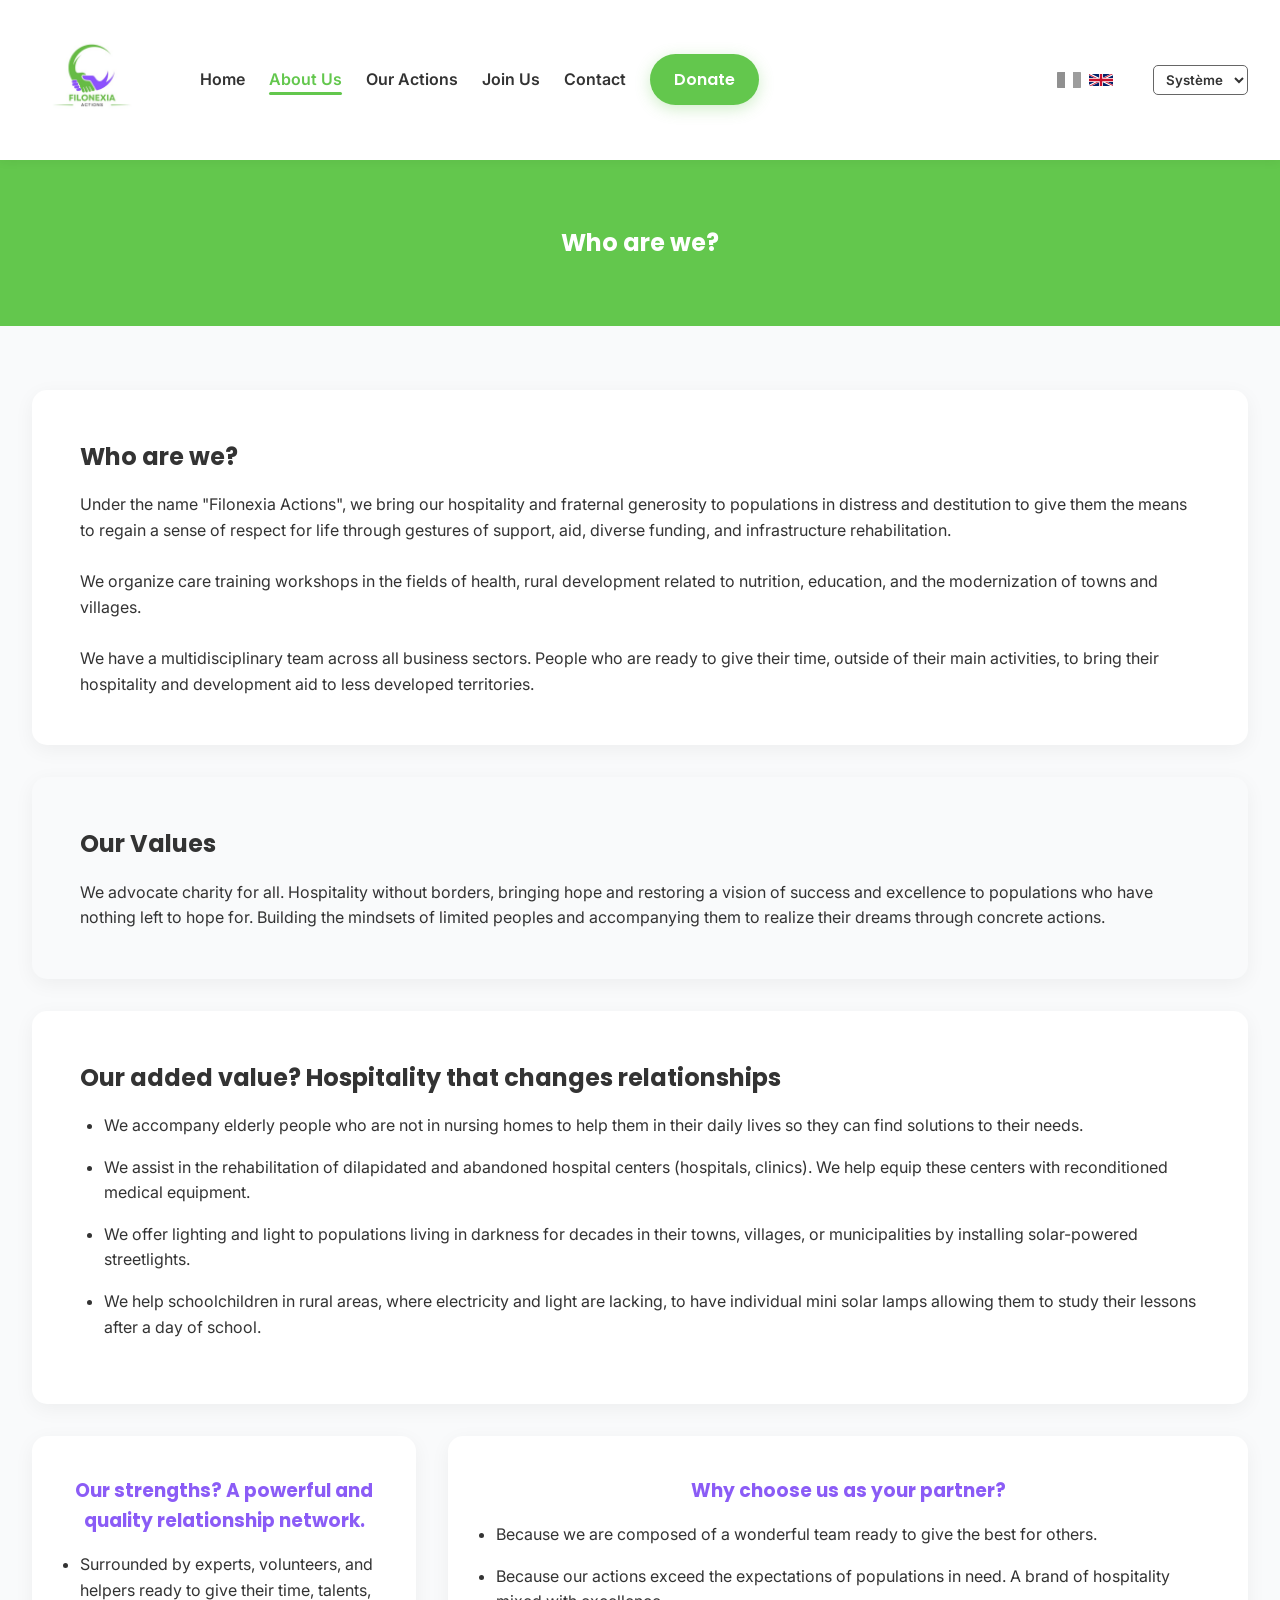
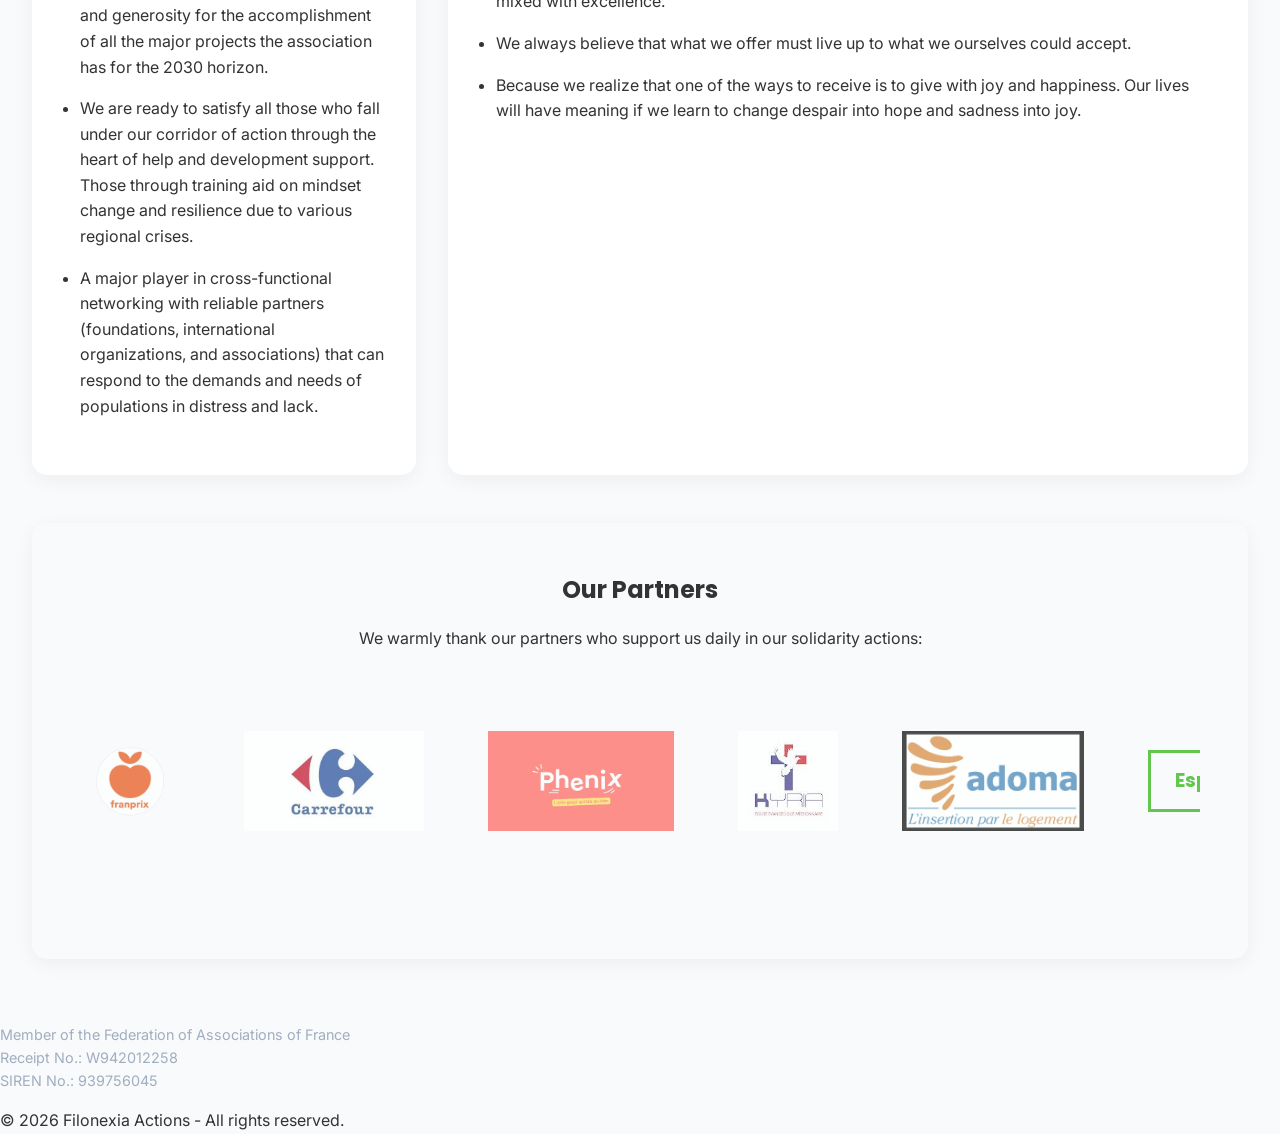
<file: a-propos.html>
<!DOCTYPE html>
<html lang="fr">
<head>
    <meta name="color-scheme" content="light dark">
    <meta charset="UTF-8">
    <meta name="viewport" content="width=device-width, initial-scale=1.0">
    <title>FILONEXIA - Qui sommes-nous ?</title>    <link rel="icon" href="logo.jpeg" type="image/jpeg">
    <link rel="stylesheet" href="css/style.css?v=29">
<script>if (localStorage.getItem('filonexia_lang') === 'en' || new URLSearchParams(window.location.search).get('lang') === 'en') { document.documentElement.style.visibility = 'hidden'; }</script>
</head>
<body>
    <div class="menu-overlay" id="menu-overlay"></div>

    <header>
        <div class="nav-container">
            <a href="index.html" class="logo">
                <img src="logo.jpeg" alt="Filonexia Logo">
            </a>
            
            <nav>
                <div class="menu-toggle" id="mobile-menu" aria-label="Menu"><span></span><span></span><span></span></div>
                <ul class="nav-links">
                    <li><a href="index.html" data-i18n="nav_home">Accueil</a></li>
                    <li><a href="a-propos.html" data-i18n="nav_about">Qui sommes-nous ?</a></li>
                    <li><a href="actions.html" data-i18n="nav_actions">Nos actions</a></li>
                    <li><a href="nous-rejoindre.html" data-i18n="nav_join">Nous Rejoindre</a></li>
                    <li><a href="contact.html" data-i18n="nav_contact">Contact</a></li>
                    <li><a href="don.html" class="btn btn-primary" data-i18n="btn_donate">Faire un don</a></li>
                    
                    <li class="lang-switcher">
                        <button class="lang-btn active" data-lang="fr"><img src="images/fr.svg" alt="FR" class="lang-flag"></button>                        <button class="lang-btn" data-lang="en"><img src="images/gb.svg" alt="EN" class="lang-flag"></button>
                    </li>
                    <li>
                        <select class="theme-switcher">
                            <option value="system">Système</option>
                            <option value="light">Jour</option>
                            <option value="dark">Nuit</option>
                        </select>
                    </li>
                </ul>
            </nav>
        </div>
    </header>

    <main>
        <section class="page-header">
            <h1 data-i18n="about_title">Qui sommes-nous ?</h1>
        </section>

        <section class="container">
            <div class="content-section" style="margin-bottom: 2rem;">
                <h2 data-i18n="about_title">Qui sommes-nous ?</h2>
                <p data-i18n="about_intro">De son nom « Filonexia Actions », nous apportons notre hospitalité...</p>
                <br>
                <p data-i18n="about_training">Nous organisons des ateliers...</p>
                <br>
                <p data-i18n="about_team">Nous disposons d’une équipe...</p>
            </div>

            <div class="content-section" style="margin-bottom: 2rem; background: var(--bg-light);">
                <h2 data-i18n="values_title">Nos valeurs</h2>
                <p data-i18n="values_text">Nous prônons la charité pour tous...</p>
            </div>

            <div class="content-section" style="margin-bottom: 2rem;">
                <h2 data-i18n="value_added_title">Notre valeur ajoutée ? Une hospitalité qui change les relations</h2>
                <ul style="padding-left: 1.5rem; margin-top: 1rem;">
                    <li style="margin-bottom: 1rem;" data-i18n="value_added_1">Nous accompagnons les personnes âgées...</li>
                    <li style="margin-bottom: 1rem;" data-i18n="value_added_2">Nous aidons à la réhabilitation...</li>
                    <li style="margin-bottom: 1rem;" data-i18n="value_added_3">Nous offrons aux populations...</li>
                    <li style="margin-bottom: 1rem;" data-i18n="value_added_4">Nous aidons les enfants...</li>
                </ul>
            </div>

            <div class="grid-3" style="margin-top: 2rem;">
                <div class="card">
                    <h3 data-i18n="assets_title">Nos atouts ?</h3>
                    <ul style="text-align: left; padding-left: 1rem;">
                        <li style="margin-bottom: 1rem;" data-i18n="assets_1">Entouré d’experts...</li>
                        <li style="margin-bottom: 1rem;" data-i18n="assets_2">Nous sommes prêts à satisfaire...</li>
                        <li style="margin-bottom: 1rem;" data-i18n="assets_3">Acteur majeur...</li>
                    </ul>
                </div>
                <div class="card" style="grid-column: span 2;">
                    <h3 data-i18n="partner_title">Pourquoi nous choisir comme partenaire ?</h3>
                    <ul style="text-align: left; padding-left: 1rem;">
                        <li style="margin-bottom: 1rem;" data-i18n="partner_1">Parce que nous sommes composés d’une équipe...</li>
                        <li style="margin-bottom: 1rem;" data-i18n="partner_2">Parce que nos actions dépassent les attentes...</li>
                        <li style="margin-bottom: 1rem;" data-i18n="partner_3">Nous croyons toujours que...</li>
                        <li style="margin-bottom: 1rem;" data-i18n="partner_4">Parce que nous réalisons que l’une des manières...</li>
                    </ul>
                </div>
            </div>

            <div class="content-section" style="margin-top: 3rem; background: var(--bg-light);">
                <h2 data-i18n="global_partners_title" style="text-align: center; margin-bottom: 1rem;">Nos Partenaires</h2>
                <p data-i18n="global_partners_text" style="text-align: center; margin-bottom: 2rem;">Nous remercions chaleureusement nos partenaires qui nous soutiennent au quotidien dans nos actions de solidarité :</p>
                <div class="marquee-wrapper">
                    <div class="marquee-container">
                        <!-- Premiere boucle -->
                        <div class="marquee-content">
                            <img src="images/partenaires/franprix.webp" alt="Franprix" class="partner-logo">
                            <img src="images/partenaires/carrefour.webp" alt="Carrefour Market" class="partner-logo">
                            <img src="images/partenaires/phenix.webp" alt="Phenix" class="partner-logo">
                            <img src="images/partenaires/kyria.jfif" alt="Eglise Evangélique Mission KYRIA" class="partner-logo">
                            <img src="images/partenaires/adoma.png" alt="ADOMA" class="partner-logo">
                            <div class="partner-fallback" data-i18n="partner_espoir">Espoir pour une vie</div>
                            <img src="images/partenaires/mama_africa.png" alt="Mama Africa Joy" class="partner-logo" style="height: 25px;">
                        </div>
                        <!-- Deuxieme boucle (pour l'effet infini) -->
                        <div class="marquee-content">
                            <img src="images/partenaires/franprix.webp" alt="Franprix" class="partner-logo">
                            <img src="images/partenaires/carrefour.webp" alt="Carrefour Market" class="partner-logo">
                            <img src="images/partenaires/phenix.webp" alt="Phenix" class="partner-logo">
                            <img src="images/partenaires/kyria.jfif" alt="Eglise Evangélique Mission KYRIA" class="partner-logo">
                            <img src="images/partenaires/adoma.png" alt="ADOMA" class="partner-logo">
                            <div class="partner-fallback" data-i18n="partner_espoir">Espoir pour une vie</div>
                            <img src="images/partenaires/mama_africa.png" alt="Mama Africa Joy" class="partner-logo" style="height: 25px;">
                        </div>
                    </div>
            </div>
        </section>
    </main>

    <footer>
        <div style="margin-bottom: 1rem; color: #a0aec0;">
            <p style="font-size: 0.9rem;" data-i18n="contact_legal_1">Membre de la Fédération des Associations de France</p>
            <p style="font-size: 0.9rem;" data-i18n="contact_legal_2">N° Récépissé : W942012258</p>
            <p style="font-size: 0.9rem;" data-i18n="contact_legal_3">N° SIREN : 939756045</p>
        </div>
        <p data-i18n="footer_text">© 2026 Filonexia Actions - Tous droits réservés. | <span class='version'>v1.0.0</span></p>
    </footer>

    <script src="js/main.js?v=32"></script>
    <script src="js/i18n.js?v=30"></script>
</body>
</html>
</file>
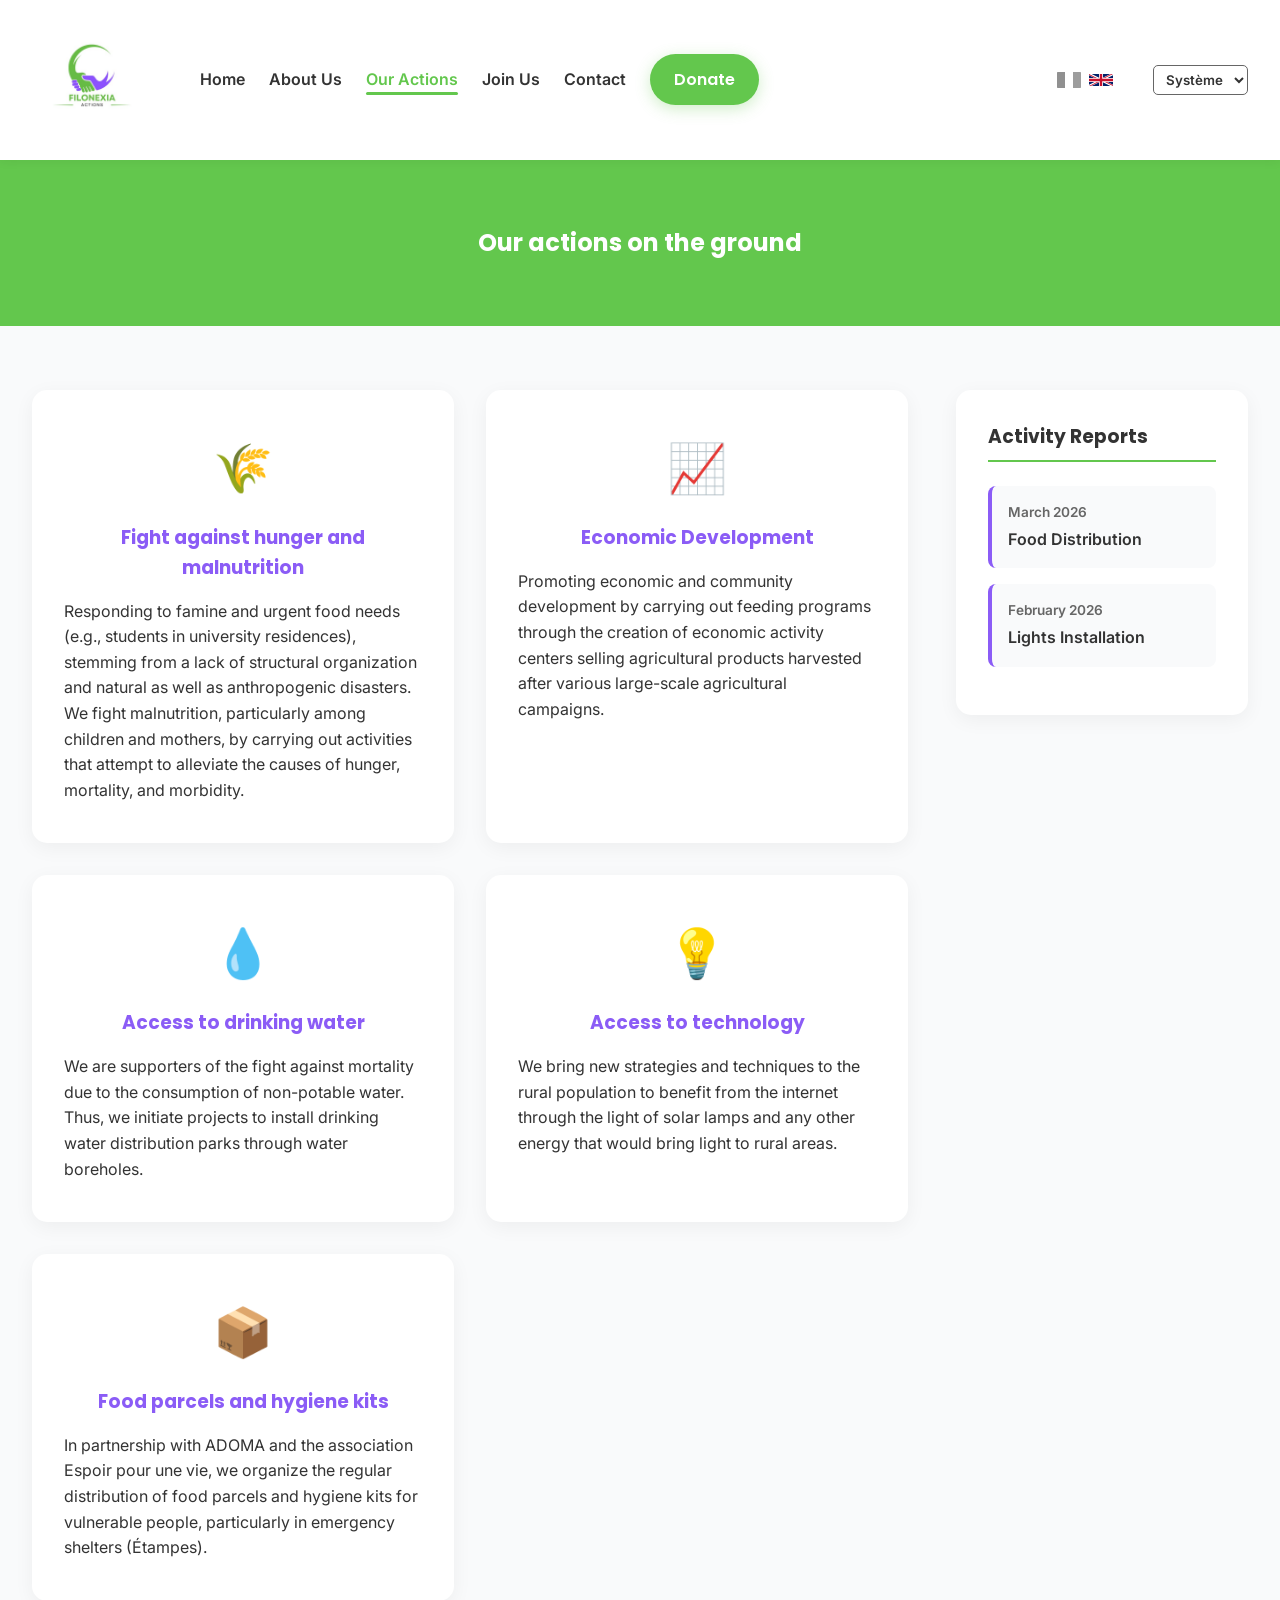
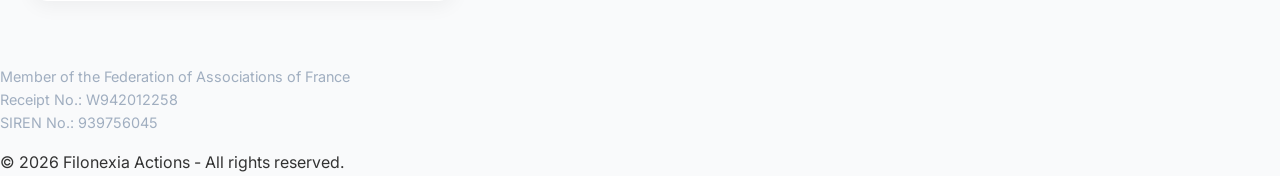
<file: actions.html>
<!DOCTYPE html>
<html lang="fr">
<head>
    <meta name="color-scheme" content="light dark">
    <meta charset="UTF-8">
    <meta name="viewport" content="width=device-width, initial-scale=1.0">
    <title>FILONEXIA - Nos Actions</title>    <link rel="icon" href="logo.jpeg" type="image/jpeg">
    <link rel="stylesheet" href="css/style.css?v=29">
<script>if (localStorage.getItem('filonexia_lang') === 'en' || new URLSearchParams(window.location.search).get('lang') === 'en') { document.documentElement.style.visibility = 'hidden'; }</script>
</head>
<body>
    <div class="menu-overlay" id="menu-overlay"></div>

    <header>
        <div class="nav-container">
            <a href="index.html" class="logo">
                <img src="logo.jpeg" alt="Filonexia Logo">
            </a>
            
            <nav>
                <div class="menu-toggle" id="mobile-menu" aria-label="Menu"><span></span><span></span><span></span></div>
                <ul class="nav-links">
                    <li><a href="index.html" data-i18n="nav_home">Accueil</a></li>
                    <li><a href="a-propos.html" data-i18n="nav_about">Qui sommes-nous ?</a></li>
                    <li><a href="actions.html" data-i18n="nav_actions">Nos actions</a></li>
                    <li><a href="nous-rejoindre.html" data-i18n="nav_join">Nous Rejoindre</a></li>
                    <li><a href="contact.html" data-i18n="nav_contact">Contact</a></li>
                    <li><a href="don.html" class="btn btn-primary" data-i18n="btn_donate">Faire un don</a></li>
                    
                    <li class="lang-switcher">
                        <button class="lang-btn active" data-lang="fr"><img src="images/fr.svg" alt="FR" class="lang-flag"></button>                        <button class="lang-btn" data-lang="en"><img src="images/gb.svg" alt="EN" class="lang-flag"></button>
                    </li>
                    <li>
                        <select class="theme-switcher">
                            <option value="system">Système</option>
                            <option value="light">Jour</option>
                            <option value="dark">Nuit</option>
                        </select>
                    </li>
                </ul>
            </nav>
        </div>
    </header>

    <main>
        <section class="page-header">
            <h1 data-i18n="actions_title">Nos actions sur le terrain</h1>
        </section>

        <section class="container page-layout">
            <!-- Colonne principale (75%) -->
            <div class="main-content">
                <div class="grid-3" style="grid-template-columns: repeat(auto-fit, minmax(300px, 1fr)); margin-top: 0;">
                    <div class="card" style="text-align: left;">
                        <div class="card-icon" style="text-align: center;">🌾</div>
                        <h3 data-i18n="action_famine_title" style="text-align: center;">Lutte contre la faim et malnutrition</h3>
                        <p data-i18n="action_famine_text">Répondre à la famine...</p>
                    </div>
                    <div class="card" style="text-align: left;">
                        <div class="card-icon" style="text-align: center;">📈</div>
                        <h3 data-i18n="action_eco_title" style="text-align: center;">Développement économique</h3>
                        <p data-i18n="action_eco_text">Promouvoir le développement...</p>
                    </div>
                    <div class="card" style="text-align: left;">
                        <div class="card-icon" style="text-align: center;">💧</div>
                        <h3 data-i18n="action_water_title" style="text-align: center;">Accès à l'eau potable</h3>
                        <p data-i18n="action_water_text">Nous sommes partisans...</p>
                    </div>
                    <div class="card" style="text-align: left;">
                        <div class="card-icon" style="text-align: center;">💡</div>
                        <h3 data-i18n="action_tech_title" style="text-align: center;">Accès à la technologie</h3>
                        <p data-i18n="action_tech_text">Nous apportons des stratégies...</p>
                    </div>
                    <div class="card" style="text-align: left;">
                        <div class="card-icon" style="text-align: center;">📦</div>
                        <h3 data-i18n="action_hygiene_title" style="text-align: center;">Colis alimentaires et kits d'hygiène</h3>
                        <p data-i18n="action_hygiene_text">En partenariat avec ADOMA...</p>
                    </div>
                </div>

            </div>

            <!-- Colonne latérale (25%) : Rapports -->
            <aside class="sidebar">
                <h3 data-i18n="sidebar_reports_title">Rapports d'activités</h3>
                <ul class="report-list">
                    <li>
                        <a href="rapport-distribution.html">
                            <span class="report-date" data-i18n="report_subtitle">Mars 2026</span>
                            <span data-i18n="report_title_short_1">Distribution Alimentaire</span>
                        </a>
                    </li>
                    <li>
                        <a href="rapport-lumieres.html">
                            <span class="report-date" data-i18n="report2_subtitle">Février 2026</span>
                            <span data-i18n="report_title_short_2">Installation Lumières</span>
                        </a>
                    </li>
                </ul>
            </aside>
        </section>
    </main>

    <footer>
        <div style="margin-bottom: 1rem; color: #a0aec0;">
            <p style="font-size: 0.9rem;" data-i18n="contact_legal_1">Membre de la Fédération des Associations de France</p>
            <p style="font-size: 0.9rem;" data-i18n="contact_legal_2">N° Récépissé : W942012258</p>
            <p style="font-size: 0.9rem;" data-i18n="contact_legal_3">N° SIREN : 939756045</p>
        </div>
        <p data-i18n="footer_text">© 2026 Filonexia Actions - Tous droits réservés. | <span class='version'>v1.0.0</span></p>
    </footer>

    <script src="js/main.js?v=32"></script>
    <script src="js/i18n.js?v=30"></script>
</body>
</html>
</file>
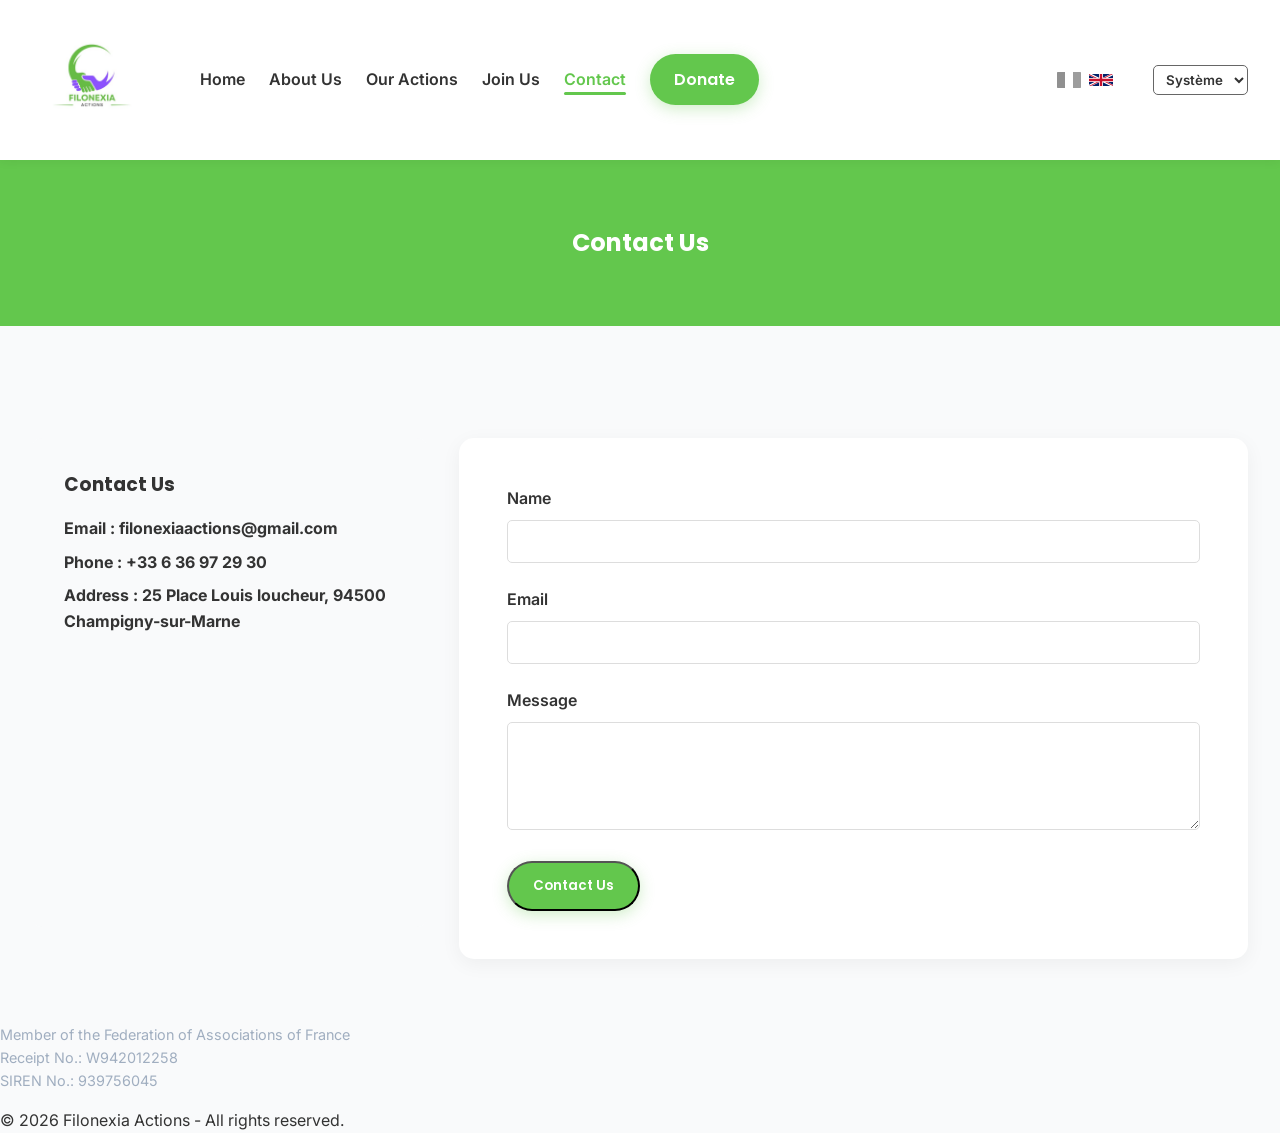
<file: contact.html>
<!DOCTYPE html>
<html lang="fr">
<head>
    <meta name="color-scheme" content="light dark">
    <meta charset="UTF-8">
    <meta name="viewport" content="width=device-width, initial-scale=1.0">
    <title>FILONEXIA - Contact</title>    <link rel="icon" href="logo.jpeg" type="image/jpeg">
    <link rel="stylesheet" href="css/style.css?v=29">
    <style>
        .form-group {
            margin-bottom: 1.5rem;
            text-align: left;
        }
        .form-group label {
            display: block;
            margin-bottom: 0.5rem;
            font-weight: 600;
        }
        .form-group input, .form-group textarea {
            width: 100%;
            padding: 0.8rem;
            border: 1px solid #ddd;
            border-radius: 5px;
            font-family: var(--font-body);
        }
        .contact-info {
            background: var(--bg-light);
            padding: 2rem;
            border-radius: 10px;
            margin-bottom: 2rem;
        }
        .contact-info p {
            margin-bottom: 0.5rem;
        }
    </style>
<script>if (localStorage.getItem('filonexia_lang') === 'en' || new URLSearchParams(window.location.search).get('lang') === 'en') { document.documentElement.style.visibility = 'hidden'; }</script>
</head>
<body>
    <div class="menu-overlay" id="menu-overlay"></div>

    <header>
        <div class="nav-container">
            <a href="index.html" class="logo">
                <img src="logo.jpeg" alt="Filonexia Logo">
            </a>
            
            <nav>
                <div class="menu-toggle" id="mobile-menu" aria-label="Menu"><span></span><span></span><span></span></div>
                <ul class="nav-links">
                    <li><a href="index.html" data-i18n="nav_home">Accueil</a></li>
                    <li><a href="a-propos.html" data-i18n="nav_about">Qui sommes-nous ?</a></li>
                    <li><a href="actions.html" data-i18n="nav_actions">Nos actions</a></li>
                    <li><a href="nous-rejoindre.html" data-i18n="nav_join">Nous Rejoindre</a></li>
                    <li><a href="contact.html" data-i18n="nav_contact">Contact</a></li>
                    <li><a href="don.html" class="btn btn-primary" data-i18n="btn_donate">Faire un don</a></li>
                    
                    <li class="lang-switcher">
                        <button class="lang-btn active" data-lang="fr"><img src="images/fr.svg" alt="FR" class="lang-flag"></button>                        <button class="lang-btn" data-lang="en"><img src="images/gb.svg" alt="EN" class="lang-flag"></button>
                    </li>
                    <li>
                        <select class="theme-switcher">
                            <option value="system">Système</option>
                            <option value="light">Jour</option>
                            <option value="dark">Nuit</option>
                        </select>
                    </li>
                </ul>
            </nav>
        </div>
    </header>

    <main>
        <section class="page-header">
            <h1 data-i18n="contact_title">Contactez-nous</h1>
        </section>

        <section class="container">
            
            <div class="grid-3" style="grid-template-columns: 1fr 2fr;">
                <div class="contact-info">
                    <h3 data-i18n="contact_title" style="margin-bottom: 1rem;">Contact</h3>
                    <p><strong><span data-i18n="contact_email">Email : filonexiaactions@gmail.com</span></strong></p>
                    <p><strong><span data-i18n="contact_phone">Téléphone : +33 6 36 97 29 30</span></strong></p>
                    <p><strong><span data-i18n="contact_address">Adresse : 25 Place Louis loucheur, 94500 Champigny-sur-Marne</span></strong></p>
                </div>

                <div class="content-section">
                    <form action="https://api.web3forms.com/submit" method="POST">
                        <input type="hidden" name="access_key" value="457accdc-06b7-4fc8-8bcb-78403d142d4e">
                        <input type="hidden" name="subject" value="Nouveau message de contact - Site Filonexia">
                        <input type="hidden" name="redirect" value="https://web3forms.com/success">
                        <div class="form-group">
                            <label data-i18n="form_name">Nom</label>
                            <input type="text" name="name" required>
                        </div>
                        <div class="form-group">
                            <label data-i18n="form_email">Email</label>
                            <input type="email" name="email" required>
                        </div>
                        <div class="form-group">
                            <label data-i18n="form_message">Message</label>
                            <textarea rows="5" name="message" required></textarea>
                        </div>
                        <button type="submit" class="btn btn-primary" data-i18n="contact_title">Contactez-nous</button>
                    </form>
                </div>
            </div>
            
        </section>
    </main>

    <footer>
        <div style="margin-bottom: 1rem; color: #a0aec0;">
            <p style="font-size: 0.9rem;" data-i18n="contact_legal_1">Membre de la Fédération des Associations de France</p>
            <p style="font-size: 0.9rem;" data-i18n="contact_legal_2">N° Récépissé : W942012258</p>
            <p style="font-size: 0.9rem;" data-i18n="contact_legal_3">N° SIREN : 939756045</p>
        </div>
        <p data-i18n="footer_text">© 2026 Filonexia Actions - Tous droits réservés. | <span class='version'>v1.0.0</span></p>
    </footer>

    <script src="js/main.js?v=32"></script>
    <script src="js/i18n.js?v=30"></script>
</body>
</html>
</file>
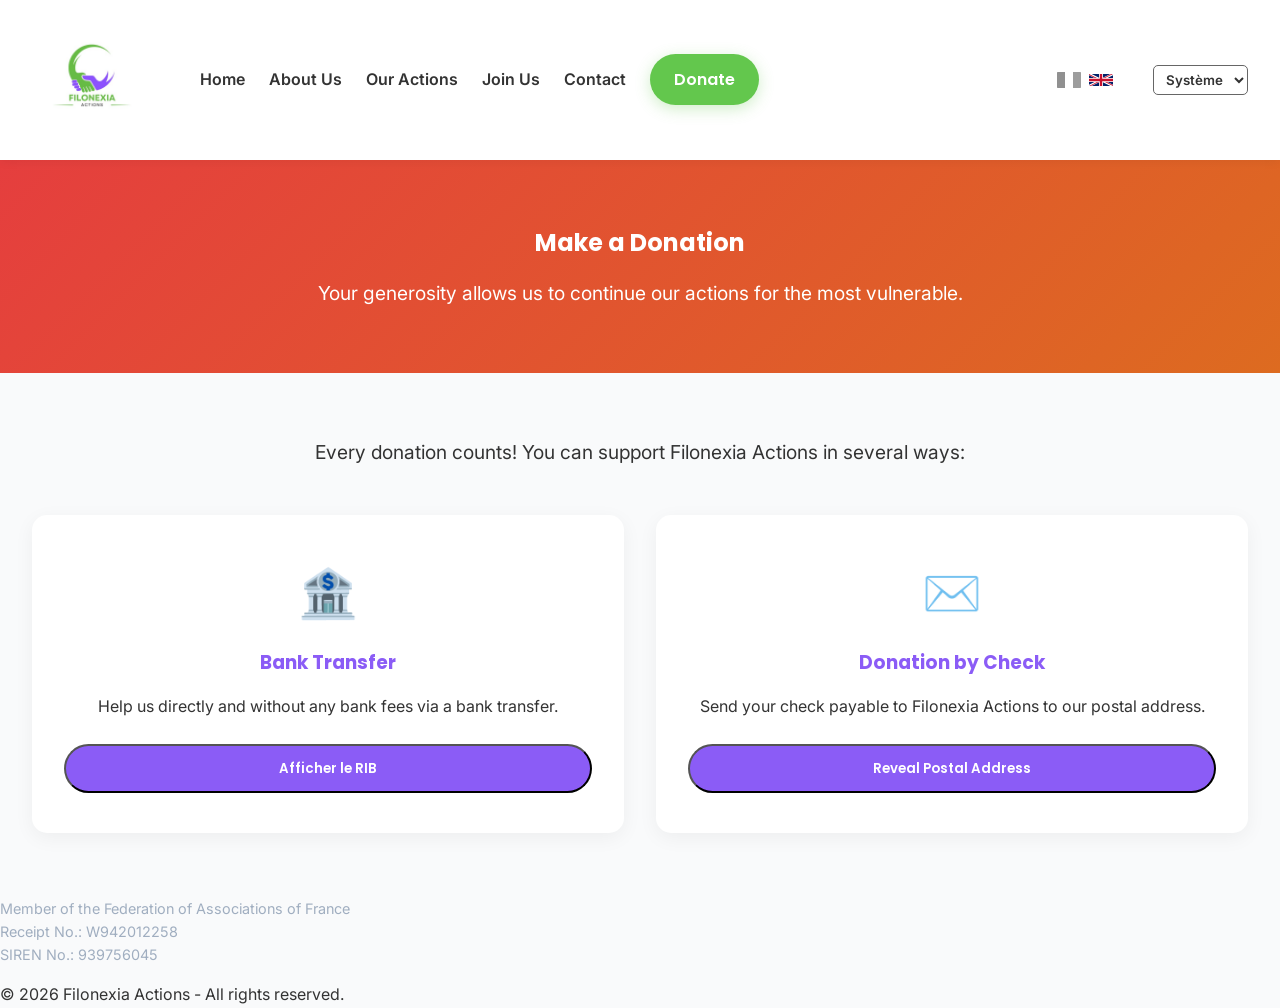
<file: don.html>
<!DOCTYPE html>
<html lang="fr">
<head>
    <meta name="color-scheme" content="light dark">
    <meta charset="UTF-8">
    <meta name="viewport" content="width=device-width, initial-scale=1.0">
    <title>FILONEXIA - Contact</title>    <link rel="icon" href="logo.jpeg" type="image/jpeg">
    <link rel="stylesheet" href="css/style.css?v=29">
    <style>
        .form-group {
            margin-bottom: 1.5rem;
            text-align: left;
        }
        .form-group label {
            display: block;
            margin-bottom: 0.5rem;
            font-weight: 600;
        }
        .form-group input, .form-group textarea {
            width: 100%;
            padding: 0.8rem;
            border: 1px solid #ddd;
            border-radius: 5px;
            font-family: var(--font-body);
        }
        .contact-info {
            background: var(--bg-light);
            padding: 2rem;
            border-radius: 10px;
            margin-bottom: 2rem;
        }
        .contact-info p {
            margin-bottom: 0.5rem;
        }
    </style>
<script>if (localStorage.getItem('filonexia_lang') === 'en' || new URLSearchParams(window.location.search).get('lang') === 'en') { document.documentElement.style.visibility = 'hidden'; }</script>
</head>
<body>
    <div class="menu-overlay" id="menu-overlay"></div>

    <header>
        <div class="nav-container">
            <a href="index.html" class="logo">
                <img src="logo.jpeg" alt="Filonexia Logo">
            </a>
            
            <nav>
                <div class="menu-toggle" id="mobile-menu" aria-label="Menu"><span></span><span></span><span></span></div>
                <ul class="nav-links">
                    <li><a href="index.html" data-i18n="nav_home">Accueil</a></li>
                    <li><a href="a-propos.html" data-i18n="nav_about">Qui sommes-nous ?</a></li>
                    <li><a href="actions.html" data-i18n="nav_actions">Nos actions</a></li>
                    <li><a href="nous-rejoindre.html" data-i18n="nav_join">Nous Rejoindre</a></li>
                    <li><a href="contact.html" data-i18n="nav_contact">Contact</a></li>
                    <li><a href="don.html" class="btn btn-primary" data-i18n="btn_donate">Faire un don</a></li>
                    
                    <li class="lang-switcher">
                        <button class="lang-btn active" data-lang="fr"><img src="images/fr.svg" alt="FR" class="lang-flag"></button>                        <button class="lang-btn" data-lang="en"><img src="images/gb.svg" alt="EN" class="lang-flag"></button>
                    </li>
                    <li>
                        <select class="theme-switcher">
                            <option value="system">Système</option>
                            <option value="light">Jour</option>
                            <option value="dark">Nuit</option>
                        </select>
                    </li>
                </ul>
            </nav>
        </div>
    </header>

    <main>
        <section class="page-header" style="background: linear-gradient(135deg, #e53e3e 0%, #dd6b20 100%);">
            <h1 style="color: white;" data-i18n="donate_title">Faire un don</h1>
            <p style="color: white; margin-top: 1rem; font-size: 1.2rem;" data-i18n="donate_subtitle">Votre générosité nous permet de continuer nos actions auprès des plus démunis.</p>
        </section>

        <section class="container text-center">
            <p style="font-size: 1.2rem; margin-bottom: 3rem;" data-i18n="donate_text">Chaque don compte ! Vous pouvez soutenir l'association Filonexia Actions de plusieurs manières :</p>
            
            <div class="grid-3" style="margin-top: 0;">
                <!-- L'option de don en ligne a été retirée pour le moment -->
                <div class="card" style="display: flex; flex-direction: column;">
                    <div class="card-icon">🏦</div>
                    <h3 data-i18n="donate_option_2_title">Virement bancaire</h3>
                    <p data-i18n="donate_option_2_text" style="flex-grow: 1;">Aidez-nous directement et sans aucun frais via un virement bancaire.</p>
                    
                    <div id="rib-container" style="margin-top: 1.5rem; text-align: left; display: none; background: #f8f9fa; padding: 1rem; border-radius: 5px; font-family: monospace; font-size: 0.9rem; word-break: break-word; color: #333; border: 1px solid #ddd;">
                        <strong>Titulaire:</strong> FILONEXIA ACTIONS<br>
                        <strong>Banque:</strong> CIC<br>
                        <br>
                        <strong>IBAN:</strong> <span id="rib-iban"></span><br>
                        <strong>BIC:</strong> <span id="rib-bic"></span><br>
                        <br>
                        <em style="font-size: 0.8rem; color: #e53e3e; display: block;">Merci d'indiquer "DON FILONEXIA" dans le motif du virement.</em>
                    </div>
                    
                    <button class="btn btn-secondary" id="btn-reveal-rib" style="margin-top: 1.5rem;" data-i="RlI3NiAzMDA2IDYxMDAgMTYwMCAwMjA1IDM4MzAgMTYw" data-b="Q01DSUZSUFA=">Afficher le RIB</button>
                </div>
                <div class="card" style="display: flex; flex-direction: column;">
                    <div class="card-icon">✉️</div>
                    <h3 data-i18n="donate_option_3_title">Don par chèque</h3>
                    <p data-i18n="donate_option_3_text" style="flex-grow: 1;">Envoyez votre chèque à l'ordre de Filonexia Actions à notre adresse postale.</p>
                    
                    <div id="check-container" style="margin-top: 1.5rem; text-align: left; display: none; background: #f8f9fa; padding: 1rem; border-radius: 5px; font-family: monospace; font-size: 0.9rem; word-break: break-word; color: #333; border: 1px solid #ddd;">
                        <strong>Ordre :</strong> FILONEXIA ACTIONS<br>
                        <br>
                        <strong>Adresse postale :</strong><br>
                        <span id="check-address"></span>
                    </div>
                    
                    <button class="btn btn-secondary" id="btn-reveal-check" style="margin-top: 1.5rem;" data-a="MjUgUGxhY2UgTG91aXMgbG91Y2hldXIsIDk0NTAwIENoYW1waWdueS1zdXItTWFybmU=" data-i18n="btn_reveal_address">Afficher l'adresse</button>
                </div>
            </div>
        </section>
    </main>

    <footer>
        <div style="margin-bottom: 1rem; color: #a0aec0;">
            <p style="font-size: 0.9rem;" data-i18n="contact_legal_1">Membre de la Fédération des Associations de France</p>
            <p style="font-size: 0.9rem;" data-i18n="contact_legal_2">N° Récépissé : W942012258</p>
            <p style="font-size: 0.9rem;" data-i18n="contact_legal_3">N° SIREN : 939756045</p>
        </div>
        <p data-i18n="footer_text">© 2026 Filonexia Actions - Tous droits réservés. | <span class='version'>v1.0.0</span></p>
    </footer>

    <script src="js/main.js?v=32"></script>
    <script src="js/i18n.js?v=30"></script>
</body>
</html>
</file>
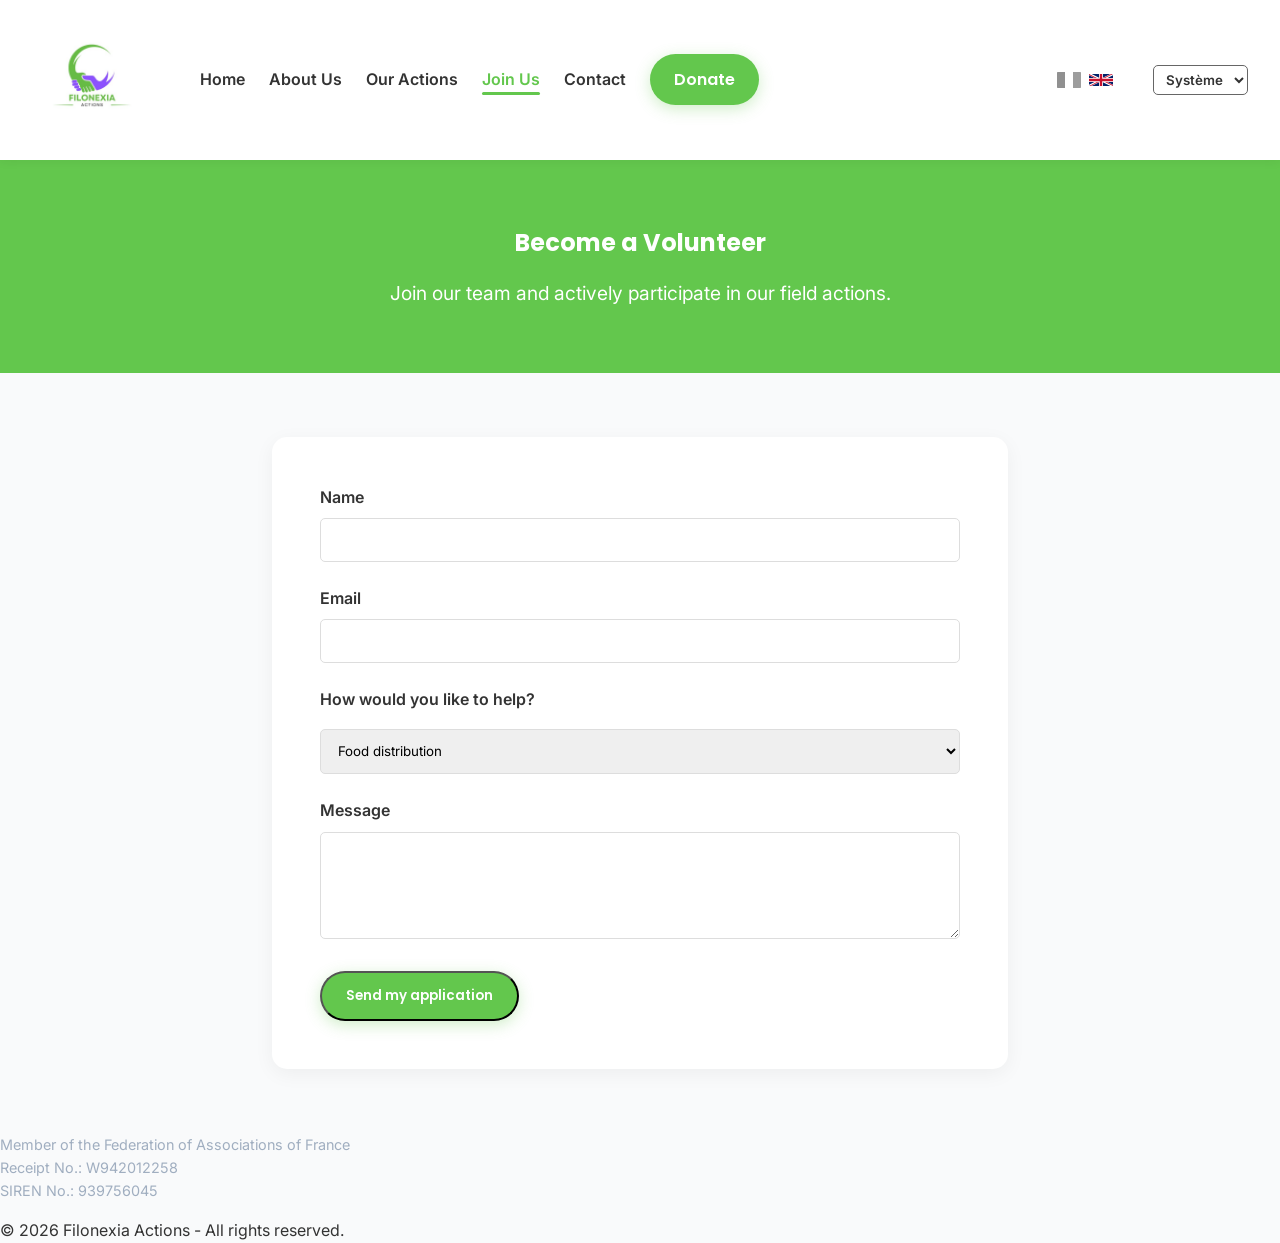
<file: nous-rejoindre.html>
<!DOCTYPE html>
<html lang="fr">
<head>
    <meta name="color-scheme" content="light dark">
    <meta charset="UTF-8">
    <meta name="viewport" content="width=device-width, initial-scale=1.0">
    <title>FILONEXIA - Contact</title>    <link rel="icon" href="logo.jpeg" type="image/jpeg">
    <link rel="stylesheet" href="css/style.css?v=29">
    <style>
        .form-group {
            margin-bottom: 1.5rem;
            text-align: left;
        }
        .form-group label {
            display: block;
            margin-bottom: 0.5rem;
            font-weight: 600;
        }
        .form-group input, .form-group textarea {
            width: 100%;
            padding: 0.8rem;
            border: 1px solid #ddd;
            border-radius: 5px;
            font-family: var(--font-body);
        }
        .contact-info {
            background: var(--bg-light);
            padding: 2rem;
            border-radius: 10px;
            margin-bottom: 2rem;
        }
        .contact-info p {
            margin-bottom: 0.5rem;
        }
    </style>
<script>if (localStorage.getItem('filonexia_lang') === 'en' || new URLSearchParams(window.location.search).get('lang') === 'en') { document.documentElement.style.visibility = 'hidden'; }</script>
</head>
<body>
    <div class="menu-overlay" id="menu-overlay"></div>

    <header>
        <div class="nav-container">
            <a href="index.html" class="logo">
                <img src="logo.jpeg" alt="Filonexia Logo">
            </a>
            
            <nav>
                <div class="menu-toggle" id="mobile-menu" aria-label="Menu"><span></span><span></span><span></span></div>
                <ul class="nav-links">
                    <li><a href="index.html" data-i18n="nav_home">Accueil</a></li>
                    <li><a href="a-propos.html" data-i18n="nav_about">Qui sommes-nous ?</a></li>
                    <li><a href="actions.html" data-i18n="nav_actions">Nos actions</a></li>
                    <li><a href="nous-rejoindre.html" data-i18n="nav_join">Nous Rejoindre</a></li>
                    <li><a href="contact.html" data-i18n="nav_contact">Contact</a></li>
                    <li><a href="don.html" class="btn btn-primary" data-i18n="btn_donate">Faire un don</a></li>
                    
                    <li class="lang-switcher">
                        <button class="lang-btn active" data-lang="fr"><img src="images/fr.svg" alt="FR" class="lang-flag"></button>                        <button class="lang-btn" data-lang="en"><img src="images/gb.svg" alt="EN" class="lang-flag"></button>
                    </li>
                    <li>
                        <select class="theme-switcher">
                            <option value="system">Système</option>
                            <option value="light">Jour</option>
                            <option value="dark">Nuit</option>
                        </select>
                    </li>
                </ul>
            </nav>
        </div>
    </header>

    <main>
        <section class="page-header">
            <h1 data-i18n="join_title">Devenez Bénévole</h1>
            <p style="color: white; margin-top: 1rem; font-size: 1.2rem;" data-i18n="join_subtitle">Rejoignez notre équipe et participez activement à nos actions sur le terrain.</p>
        </section>

        <section class="container" style="max-width: 800px;">
            <div class="content-section">
                <form action="https://api.web3forms.com/submit" method="POST">
                    <input type="hidden" name="access_key" value="457accdc-06b7-4fc8-8bcb-78403d142d4e">
                    <input type="hidden" name="subject" value="Nouvelle candidature Bénévole - Site Filonexia">
                    <input type="hidden" name="redirect" value="https://web3forms.com/success">
                    <div class="form-group">
                        <label data-i18n="form_name">Nom</label>
                        <input type="text" name="name" required>
                    </div>
                    <div class="form-group">
                        <label data-i18n="form_email">Email</label>
                        <input type="email" name="email" required>
                    </div>
                    <div class="form-group">
                        <label data-i18n="join_form_role">Comment souhaitez-vous aider ?</label>
                        <select name="role" style="width: 100%; padding: 0.8rem; border: 1px solid #ddd; border-radius: 5px; font-family: var(--font-body); margin-top: 0.5rem;">
                            <option value="Distribution alimentaire" data-i18n="join_role_1">Distribution alimentaire</option>
                            <option value="Soutien administratif" data-i18n="join_role_2">Soutien administratif</option>
                            <option value="Logistique et transport" data-i18n="join_role_3">Logistique et transport</option>
                            <option value="Autre" data-i18n="join_role_4">Autre</option>
                        </select>
                    </div>
                    <div class="form-group">
                        <label data-i18n="form_message">Message</label>
                        <textarea rows="5" name="message" required></textarea>
                    </div>
                    <button type="submit" class="btn btn-primary" data-i18n="join_btn">Envoyer ma candidature</button>
                </form>
            </div>
        </section>
    </main>

    <footer>
        <div style="margin-bottom: 1rem; color: #a0aec0;">
            <p style="font-size: 0.9rem;" data-i18n="contact_legal_1">Membre de la Fédération des Associations de France</p>
            <p style="font-size: 0.9rem;" data-i18n="contact_legal_2">N° Récépissé : W942012258</p>
            <p style="font-size: 0.9rem;" data-i18n="contact_legal_3">N° SIREN : 939756045</p>
        </div>
        <p data-i18n="footer_text">© 2026 Filonexia Actions - Tous droits réservés. | <span class='version'>v1.0.0</span></p>
    </footer>

    <script src="js/main.js?v=32"></script>
    <script src="js/i18n.js?v=30"></script>
</body>
</html>
</file>
<file: css/style.css>
@import url('https://fonts.googleapis.com/css2?family=Inter:wght@300;400;600&family=Poppins:wght@500;700&display=swap');

:root {
    --primary-color: #63c74d; /* Green from logo */
    --secondary-color: #8b5cf6; /* Purple from logo */
    --text-dark: #333333;
    --text-light: #666666;
    --bg-light: #f9fafb;
    --white: #ffffff;
    --font-heading: 'Poppins', sans-serif;
    --font-body: 'Inter', sans-serif;
}

:root[data-theme="dark"] {
    --text-dark: #f9fafb;
    --text-light: #a0aec0;
    --bg-light: #111827;
    --white: #1f2937;
}

* {
    margin: 0;
    padding: 0;
    box-sizing: border-box;
}

body {
    font-family: var(--font-body);
    color: var(--text-dark);
    line-height: 1.6;
    background-color: var(--bg-light);
}

h1, h2, h3, h4, h5, h6 {
    font-family: var(--font-heading);
    color: var(--text-dark);
    margin-bottom: 1rem;
}

a {
    text-decoration: none;
    color: inherit;
    transition: color 0.3s;
}

/* Header & Nav */
header {
    background: var(--white);
    box-shadow: 0 2px 10px rgba(0,0,0,0.05);
    position: sticky;
    top: 0;
    z-index: 1000;
}

.nav-container {
    max-width: 1440px;
    margin: 0 auto;
    padding: 1rem 2rem;
    display: flex;
    justify-content: flex-start;
    align-items: center;
    gap: 3rem;
}

nav {
    flex-grow: 1;
}

.logo img {
    height: 120px;
    object-fit: contain;
}

.nav-links {
    display: flex;
    gap: 1.5rem;
    align-items: center;
    list-style: none;
    width: 100%;
}

.nav-links a {
    font-weight: 600;
    font-size: 1rem;
    transition: color 0.3s;
}

.nav-links a:hover {
    color: var(--primary-color);
}

.nav-links a.active-nav {
    color: var(--primary-color);
    position: relative;
}

.nav-links a.active-nav::after {
    content: '';
    position: absolute;
    bottom: -6px;
    left: 0;
    width: 100%;
    height: 3px;
    background-color: var(--primary-color);
    border-radius: 3px;
}

/* Lang Switcher */
.lang-switcher {
    display: flex;
    gap: 0.5rem;
    margin-left: auto;
}

.lang-btn {
    background: none;
    border: none;
    cursor: pointer;
    font-weight: 600;
    color: var(--text-light);
    font-family: var(--font-body);
}

.lang-btn.active {
    color: var(--primary-color);
}

/* Theme Switcher */
.theme-switcher {
    margin-left: 1rem;
    padding: 0.3rem 0.5rem;
    border-radius: 5px;
    border: 1px solid var(--text-light);
    background: var(--white);
    color: var(--text-dark);
    font-family: var(--font-body);
    font-weight: 600;
    cursor: pointer;
}

/* Buttons */
.btn {
    display: inline-block;
    padding: 0.8rem 1.5rem;
    border-radius: 30px;
    font-family: var(--font-heading);
    font-weight: 600;
    text-align: center;
    transition: transform 0.3s, box-shadow 0.3s, background-color 0.3s;
    cursor: pointer;
}

.btn-primary {
    background: var(--primary-color);
    color: var(--white);
    box-shadow: 0 4px 15px rgba(99, 199, 77, 0.3);
}

.btn-primary:hover {
    background: #55b341;
    color: var(--white);
    transform: translateY(-2px);
    box-shadow: 0 6px 20px rgba(99, 199, 77, 0.4);
}

.btn-secondary {
    background: var(--secondary-color);
    color: var(--white);
}

.btn-secondary:hover {
    background: #7a4be0;
    color: var(--white);
}

/* Hero Carousel (Full Width) */
.hero-carousel {
    position: relative;
    width: 100%;
    min-height: 85vh;
    display: flex;
    align-items: center;
    overflow: hidden;
    background-color: #111827;
}

.carousel-inner {
    position: absolute;
    top: 0;
    left: 0;
    width: 100%;
    height: 100%;
}

.carousel-slide {
    position: absolute;
    top: 0;
    left: 0;
    width: 100%;
    height: 100%;
    background-size: cover;
    background-position: center;
    opacity: 0;
    transition: opacity 0.8s ease-in-out;
    display: flex;
    align-items: center;
    z-index: 1;
    pointer-events: none;
}

.carousel-slide.active {
    opacity: 1;
    z-index: 2;
    pointer-events: auto;
}

.hero-carousel-overlay {
    position: absolute;
    top: 0;
    left: 0;
    width: 100%;
    height: 100%;
    background: linear-gradient(90deg, rgba(17, 24, 39, 0.95) 0%, rgba(17, 24, 39, 0.8) 50%, rgba(17, 24, 39, 0) 100%);
    z-index: 1;
}

.hero-carousel-content {
    position: relative;
    z-index: 2;
    width: 100%;
    display: grid;
    grid-template-columns: 1.5fr 1fr;
    gap: 2rem;
}

/* Arrows */
.carousel-arrow {
    position: absolute;
    top: 50%;
    transform: translateY(-50%);
    z-index: 10;
    color: #ffffff;
    font-size: 2.5rem;
    cursor: pointer;
    transition: all 0.3s ease;
    text-shadow: 0 2px 10px rgba(0,0,0,0.5);
    padding: 1rem;
}
.carousel-arrow:hover {
    color: var(--primary-color);
    transform: translateY(-50%) scale(1.1);
}
.arrow-left { left: 1rem; }
.arrow-right { right: 1rem; }

/* Dots */
.carousel-dots {
    position: absolute;
    bottom: 2rem;
    left: 50%;
    transform: translateX(-50%);
    z-index: 10;
    display: flex;
    gap: 0.8rem;
}
.dot {
    width: 10px;
    height: 10px;
    background-color: #ffffff;
    border-radius: 50%;
    cursor: pointer;
    transition: all 0.3s ease;
    box-shadow: 0 2px 5px rgba(0,0,0,0.3);
}
.dot.active {
    background-color: var(--primary-color);
    transform: scale(1.3);
}

.hero-carousel-text {
    display: flex;
    flex-direction: column;
    justify-content: center;
    align-items: flex-start;
    text-align: left;
}

.hero-modern-tag {
    display: inline-block;
    background: var(--primary-color);
    color: var(--white);
    padding: 0.4rem 1.2rem;
    border-radius: 20px;
    font-size: 0.85rem;
    font-weight: 600;
    margin-bottom: 1.5rem;
    text-transform: uppercase;
    letter-spacing: 1px;
}

.hero-carousel-text h1 {
    font-size: clamp(2.5rem, 4vw, 3.8rem);
    color: #ffffff;
    line-height: 1.2;
    margin-bottom: 1.5rem;
    font-weight: 700;
}

.hero-carousel-text p {
    font-size: 1.05rem;
    color: #e2e8f0;
    margin-bottom: 2.5rem;
    max-width: 95%;
    line-height: 1.7;
}

.hero-modern-buttons {
    display: flex;
    gap: 1rem;
    flex-wrap: wrap;
}

.btn-outline {
    display: inline-block;
    padding: 0.8rem 1.5rem;
    border-radius: 30px;
    font-family: var(--font-heading);
    font-weight: 600;
    text-align: center;
    transition: all 0.3s ease;
    cursor: pointer;
    background: transparent;
    border: 2px solid #ffffff;
    color: #ffffff;
}

.btn-outline:hover {
    background: #ffffff;
    color: #111827;
    transform: translateY(-2px);
}

.hero-carousel-right {
    display: flex;
    justify-content: flex-end;
    align-items: center;
    padding-right: 2rem;
}

.floating-text {
    font-family: 'Poppins', sans-serif;
    font-size: clamp(1.2rem, 2.2vw, 1.8rem);
    font-style: italic;
    font-weight: 700;
    color: #ffffff;
    transform: rotate(-5deg);
    text-shadow: 2px 2px 4px rgba(0,0,0,0.5);
    border-bottom: 4px solid var(--primary-color);
    padding-bottom: 0.5rem;
    max-width: 100%;
}

/* Animations */
@keyframes fadeInUp {
    from {
        opacity: 0;
        transform: translateY(30px);
    }
    to {
        opacity: 1;
        transform: translateY(0);
    }
}

.carousel-slide .animate-fade-in-up {
    opacity: 0;
    transform: translateY(30px);
}

.carousel-slide.active .animate-fade-in-up {
    animation: fadeInUp 0.8s ease forwards;
}

/* Responsive */
@media (max-width: 900px) {
    .hero-carousel {
        min-height: 70vh;
        background-position: center;
    }
    .hero-carousel-overlay {
        background: linear-gradient(0deg, rgba(17, 24, 39, 0.95) 0%, rgba(17, 24, 39, 0.6) 100%);
    }
    .hero-carousel-content {
        grid-template-columns: 1fr;
        padding: 4rem 1.5rem;
    }
    .hero-carousel-text {
        align-items: center;
        text-align: center;
    }
    .hero-carousel-text p {
        max-width: 100%;
    }
    .hero-modern-buttons {
        justify-content: center;
    }
    .hero-carousel-right {
        justify-content: center;
        padding-right: 0;
        margin-top: 2rem;
    }
    .carousel-arrow {
        display: none; /* Hide arrows on small mobile */
    }
}

/* Container */
.container {
    max-width: 1440px;
    margin: 0 auto;
    padding: 4rem 2rem;
}

.text-center {
    text-align: center;
}

/* Grid */
.grid-3 {
    display: grid;
    grid-template-columns: repeat(auto-fit, minmax(300px, 1fr));
    gap: 2rem;
    margin-top: 3rem;
}

.card {
    background: var(--white);
    border-radius: 15px;
    padding: 2.5rem 2rem;
    text-align: center;
    box-shadow: 0 5px 20px rgba(0,0,0,0.05);
    transition: transform 0.3s;
}

.card:hover {
    transform: translateY(-5px);
}

.card-icon {
    font-size: 3rem;
    margin-bottom: 1rem;
    color: var(--primary-color);
}

.card h3 {
    color: var(--secondary-color);
}

/* Page content */
.page-header {
    background: var(--primary-color);
    color: var(--white);
    padding: 4rem 2rem;
    text-align: center;
}

.page-header h1 {
    color: #ffffff;
    margin: 0;
}

.content-section {
    background: var(--white);
    padding: 3rem;
    border-radius: 15px;
    box-shadow: 0 5px 20px rgba(0,0,0,0.05);
}

/* Footer */
.site-footer {
    background: #105933;
    color: var(--white);
    padding: 4rem 2rem 1rem 2rem;
    font-size: 0.9rem;
    margin-top: 0;
}
.footer-container {
    max-width: 1440px;
    margin: 0 auto;
    display: flex;
    justify-content: space-between;
    gap: 3rem;
    flex-wrap: wrap;
    border-bottom: 1px solid rgba(255,255,255,0.1);
    padding-bottom: 3rem;
    margin-bottom: 1.5rem;
}
.footer-col {
    flex: 1;
    min-width: 250px;
}
.brand-col .footer-logo-wrapper {
    display: flex;
    align-items: center;
    gap: 1rem;
    margin-bottom: 0.5rem;
}
.brand-col .footer-logo-img {
    width: 50px;
    height: 50px;
    border-radius: 50%;
    object-fit: cover;
    background: white;
}
.brand-col .footer-brand-name {
    font-size: 1.5rem;
    font-weight: 700;
}
.brand-col .footer-slogan {
    opacity: 0.8;
}
.contact-col {
    display: flex;
    flex-direction: column;
    gap: 1rem;
    padding-top: 0.5rem;
}
.footer-contact-item {
    display: flex;
    align-items: center;
    gap: 1rem;
}
.footer-contact-item svg {
    opacity: 0.8;
}
.nav-col h4, .social-col h4 {
    font-size: 1.1rem;
    margin-bottom: 1.5rem;
    font-weight: 600;
}
.footer-nav-grid {
    display: flex;
    gap: 2rem;
}
.footer-nav-list {
    list-style: none;
    padding: 0;
    margin: 0;
    display: flex;
    flex-direction: column;
    gap: 0.8rem;
}
.border-left {
    border-left: 1px solid rgba(255,255,255,0.2);
    padding-left: 2rem;
}
.footer-nav-list a {
    color: var(--white);
    text-decoration: none;
    opacity: 0.8;
    transition: opacity 0.3s;
}
.footer-nav-list a:hover {
    opacity: 1;
}
.footer-social-icons {
    display: flex;
    gap: 1rem;
}
.footer-social-icons a {
    color: var(--white);
    background: rgba(255,255,255,0.1);
    width: 40px;
    height: 40px;
    border-radius: 50%;
    display: flex;
    align-items: center;
    justify-content: center;
    transition: background 0.3s;
}
.footer-social-icons a:hover {
    background: rgba(255,255,255,0.2);
}
.footer-social-icons svg {
    width: 20px;
    height: 20px;
}
.footer-bottom {
    text-align: center;
    opacity: 0.7;
    font-size: 0.85rem;
}
.footer-legal {
    margin-bottom: 0.5rem;
}

/* Mobile Menu */
.menu-toggle {
    display: none;
    font-size: 1.5rem;
    background: none;
    border: none;
    cursor: pointer;
}

/* Sidebar Layout */
.page-layout {
    display: grid;
    grid-template-columns: 3fr 1fr;
    gap: 3rem;
    align-items: start;
}

.sidebar {
    background: var(--white);
    padding: 2rem;
    border-radius: 15px;
    box-shadow: 0 5px 20px rgba(0,0,0,0.05);
    position: sticky;
    top: 100px;
}

.sidebar h3 {
    border-bottom: 2px solid var(--primary-color);
    padding-bottom: 0.5rem;
    margin-bottom: 1.5rem;
}

.report-list {
    list-style: none;
    padding: 0;
}

.report-list li {
    margin-bottom: 1rem;
}

.report-list a {
    display: block;
    padding: 1rem;
    background: var(--bg-light);
    border-radius: 8px;
    border-left: 4px solid var(--secondary-color);
    font-weight: 600;
}

.report-list a:hover {
    background: var(--primary-color);
    color: var(--white);
}

.report-date {
    display: block;
    font-size: 0.85rem;
    color: var(--text-light);
    margin-bottom: 0.2rem;
}
}

/* Buttons */
.btn {
    display: inline-block;
    padding: 0.8rem 1.5rem;
    border-radius: 30px;
    font-family: var(--font-heading);
    font-weight: 600;
    text-align: center;
    transition: transform 0.3s, box-shadow 0.3s, background-color 0.3s;
    cursor: pointer;
}

.btn-primary {
    background: var(--primary-color);
    color: var(--white);
    box-shadow: 0 4px 15px rgba(99, 199, 77, 0.3);
}

.btn-primary:hover {
    background: #55b341;
    color: var(--white);
    transform: translateY(-2px);
    box-shadow: 0 6px 20px rgba(99, 199, 77, 0.4);
}

.btn-secondary {
    background: var(--secondary-color);
    color: var(--white);
}

.btn-secondary:hover {
    background: #7a4be0;
    color: var(--white);
}

/* Hero Section */
.hero {
    padding: 6rem 2rem;
    text-align: center;
    background: linear-gradient(135deg, rgba(99,199,77,0.1) 0%, rgba(139,92,246,0.1) 100%);
    min-height: 70vh;
    display: flex;
    flex-direction: column;
    justify-content: center;
    align-items: center;
}

.hero h1 {
    font-size: 3.5rem;
    max-width: 800px;
    margin: 0 auto 1.5rem auto;
    color: var(--secondary-color);
}

.hero p {
    font-size: 1.2rem;
    color: var(--text-light);
    max-width: 600px;
    margin: 0 auto 2.5rem auto;
}

/* Container */
.container {
    max-width: 1440px;
    margin: 0 auto;
    padding: 4rem 2rem;
}

.text-center {
    text-align: center;
}

/* Grid */
.grid-3 {
    display: grid;
    grid-template-columns: repeat(auto-fit, minmax(300px, 1fr));
    gap: 2rem;
    margin-top: 3rem;
}

.card {
    background: var(--white);
    border-radius: 15px;
    padding: 2.5rem 2rem;
    text-align: center;
    box-shadow: 0 5px 20px rgba(0,0,0,0.05);
    transition: transform 0.3s;
}

.card:hover {
    transform: translateY(-5px);
}

.card-icon {
    font-size: 3rem;
    margin-bottom: 1rem;
    color: var(--primary-color);
}

.card h3 {
    color: var(--secondary-color);
}

/* Page content */
.page-header {
    background: var(--primary-color);
    color: var(--white);
    padding: 4rem 2rem;
    text-align: center;
}

.page-header h1 {
    color: #ffffff;
    margin: 0;
}

.content-section {
    background: var(--white);
    padding: 3rem;
    border-radius: 15px;
    box-shadow: 0 5px 20px rgba(0,0,0,0.05);
}

/* Deleted duplicate footer CSS */

/* Mobile Menu */
.menu-toggle {
    display: none;
    font-size: 1.5rem;
    background: none;
    border: none;
    cursor: pointer;
}

/* Sidebar Layout */
.page-layout {
    display: grid;
    grid-template-columns: 3fr 1fr;
    gap: 3rem;
    align-items: start;
}

.sidebar {
    background: var(--white);
    padding: 2rem;
    border-radius: 15px;
    box-shadow: 0 5px 20px rgba(0,0,0,0.05);
    position: sticky;
    top: 100px;
}

.sidebar h3 {
    border-bottom: 2px solid var(--primary-color);
    padding-bottom: 0.5rem;
    margin-bottom: 1.5rem;
}

.report-list {
    list-style: none;
    padding: 0;
}

.report-list li {
    margin-bottom: 1rem;
}

.report-list a {
    display: block;
    padding: 1rem;
    background: var(--bg-light);
    border-radius: 8px;
    border-left: 4px solid var(--secondary-color);
    font-weight: 600;
}

.report-list a:hover {
    background: var(--primary-color);
    color: var(--white);
}

.report-date {
    display: block;
    font-size: 0.85rem;
    color: var(--text-light);
    margin-bottom: 0.2rem;
}

.report-list a:hover .report-date {
    color: rgba(255,255,255,0.8);
}

/* Removed old media queries to fix mobile layout conflicts */

/* ---------------------------
   ACTIONS MODERN SECTION
--------------------------- */
.actions-modern-grid {
    display: grid;
    grid-template-columns: repeat(3, 1fr);
    gap: 2rem;
    align-items: stretch;
}

.action-modern-card {
    background: var(--white);
    border-radius: 12px;
    box-shadow: 0 4px 15px rgba(0,0,0,0.05);
    display: flex;
    flex-direction: column;
    overflow: hidden;
    transition: transform 0.3s ease, box-shadow 0.3s ease;
}

.action-modern-card:hover {
    transform: translateY(-5px);
    box-shadow: 0 10px 25px rgba(0,0,0,0.1);
}

.action-card-image {
    height: 220px;
    background-size: cover;
    background-position: center;
    position: relative;
}

.action-badge {
    position: absolute;
    bottom: -15px;
    left: 20px;
    background: var(--white);
    padding: 0.4rem 1rem;
    border-radius: 20px;
    font-size: 0.85rem;
    font-weight: 600;
    color: var(--primary-color);
    box-shadow: 0 2px 10px rgba(0,0,0,0.1);
    display: flex;
    align-items: center;
    gap: 0.5rem;
}

.flag-icon {
    font-size: 1.1rem;
}

.action-card-content {
    padding: 2.5rem 1.5rem 1.5rem 1.5rem;
    display: flex;
    flex-direction: column;
    flex-grow: 1;
}

.action-card-content h3 {
    font-size: 1.25rem;
    color: var(--primary-color);
    margin-bottom: 0.8rem;
    font-weight: 700;
}

.action-card-content p {
    font-size: 0.95rem;
    color: var(--text-color);
    line-height: 1.5;
    margin-bottom: 1.5rem;
    flex-grow: 1;
}

/* 3rd Card: Global */
.global-card {
    background: #e8ece1; /* Cream/light greenish */
    position: relative;
    padding: 2.5rem;
    display: flex;
    flex-direction: column;
}

.global-text {
    font-family: 'Caveat', cursive;
    font-size: 2.8rem;
    color: var(--primary-color);
    line-height: 1.2;
    transform: rotate(-3deg);
    margin-top: 2rem;
    position: relative;
    z-index: 2;
}

.global-globe {
    position: absolute;
    bottom: -30px;
    right: -30px;
    width: 250px;
    height: 250px;
    background-image: url('../images/globe.svg');
    background-size: contain;
    background-repeat: no-repeat;
    background-position: bottom right;
    opacity: 0.4;
    z-index: 1;
}

@media (max-width: 992px) {
    .actions-modern-grid {
        grid-template-columns: repeat(2, 1fr);
    }
}

@media (max-width: 768px) {
    .actions-modern-grid {
        grid-template-columns: 1fr;
    }
}

/* ---------------------------
   GALLERY SECTION
--------------------------- */
.gallery-section {
    background-color: #1a202c; /* Dark background */
    padding: 4rem 0;
    overflow: hidden;
}

.gallery-header {
    display: flex;
    justify-content: space-between;
    align-items: center;
    max-width: 1440px;
    margin: 0 auto 2.5rem auto;
    padding: 0 2rem;
}

.gallery-title-wrapper {
    display: flex;
    align-items: center;
    gap: 1.5rem;
}

.gallery-icon {
    width: 60px;
    height: 60px;
    background-color: var(--primary-color);
    border-radius: 50%;
    display: flex;
    align-items: center;
    justify-content: center;
    color: var(--white);
}

.gallery-title-text h2 {
    color: #ffffff;
    font-size: 2rem;
    margin-bottom: 0.3rem;
}

.gallery-title-text p {
    color: #a0aec0;
    font-size: 1rem;
}

.gallery-btn {
    border-color: rgba(255,255,255,0.3);
    color: #ffffff;
}
.gallery-btn:hover {
    background-color: rgba(255,255,255,0.1);
    border-color: #ffffff;
}

.gallery-carousel-container {
    position: relative;
    width: 100%;
    margin: 0 auto;
    display: flex;
    align-items: center;
}

.gallery-track {
    display: flex;
    gap: 10px;
    overflow-x: auto;
    scroll-behavior: auto; /* Remove smooth to allow instant reset */
    scrollbar-width: none;
    padding: 1rem 0;
    flex-grow: 1;
}
.gallery-track::-webkit-scrollbar {
    display: none;
}

.gallery-item {
    flex: 0 0 calc(25% - 10px);
    min-width: 300px;
    display: flex;
    flex-direction: column;
    gap: 0.5rem;
}

.gallery-img {
    width: 100%;
    aspect-ratio: 4/3;
    background-size: cover;
    background-position: center;
    border-radius: 12px;
    box-shadow: 0 4px 15px rgba(0,0,0,0.2);
    transition: transform 0.3s ease;
}

.gallery-img:hover {
    transform: scale(1.03);
}

.gallery-item p {
    color: #ffffff;
    font-size: 0.95rem;
    font-weight: 500;
}

.gallery-nav {
    position: absolute;
    top: 50%;
    transform: translateY(-50%);
    background: rgba(0, 0, 0, 0.5);
    border: 1px solid rgba(255,255,255,0.2);
    border-radius: 50%;
    width: 48px;
    height: 48px;
    display: flex;
    align-items: center;
    justify-content: center;
    color: #ffffff;
    font-size: 1.5rem;
    cursor: pointer;
    transition: all 0.2s ease;
    z-index: 10;
}
.gallery-nav:hover {
    background: rgba(0, 0, 0, 0.8);
    border-color: #ffffff;
}
.gallery-nav.prev {
    left: 2%;
}
.gallery-nav.next {
    right: 2%;
}

.gallery-dots {
    display: flex;
    justify-content: center;
    gap: 0.5rem;
    margin-top: 2rem;
}

.gallery-dot {
    width: 8px;
    height: 8px;
    border-radius: 50%;
    background-color: rgba(255,255,255,0.3);
    cursor: pointer;
    transition: background-color 0.3s ease;
}

.gallery-dot.active {
    background-color: var(--white);
}

@media (max-width: 992px) {
    .gallery-item {
        flex: 0 0 calc(33.333% - 1rem);
    }
}
@media (max-width: 768px) {
    .gallery-header {
        flex-direction: column;
        align-items: flex-start;
        gap: 1.5rem;
    }
    .gallery-item {
        flex: 0 0 calc(85% - 1rem);
    }
}

/* ---------------------------
   ABOUT MODERN SECTION
--------------------------- */
.about-modern {
    display: grid;
    grid-template-columns: 1fr 1.2fr;
    gap: 3rem;
    align-items: center;
    margin: 4rem 0;
}

.about-image {
    border-radius: 20px;
    background-size: cover;
    background-position: center;
    min-height: 350px;
    box-shadow: 0 10px 25px rgba(0,0,0,0.1);
}

.about-content {
    display: flex;
    flex-direction: column;
    justify-content: center;
    align-items: flex-start;
    padding: 1rem 0;
    text-align: left;
}

.about-content h2 {
    font-size: 2.2rem;
    margin-bottom: 1rem;
    font-weight: 700;
}

.about-content p {
    font-size: 1.05rem;
    line-height: 1.6;
    color: var(--text-color);
    margin-bottom: 1.5rem;
}

.about-stats-box {
    background-color: #f0fdf4;
    border-radius: 20px;
    padding: 2.5rem 1rem;
    box-shadow: 0 5px 15px rgba(0,0,0,0.05);
    display: flex;
    flex-direction: column;
    justify-content: center;
}

.stats-grid {
    display: grid;
    grid-template-columns: repeat(3, 1fr);
    gap: 0.5rem;
    text-align: center;
}

.stat-item {
    display: flex;
    flex-direction: column;
    align-items: center;
    border-right: 1px solid rgba(0,0,0,0.1);
    padding: 0 0.5rem;
}
.stat-item:last-child {
    border-right: none;
}

.stat-icon {
    width: 50px;
    height: 50px;
    background-color: #dcfce7;
    border-radius: 50%;
    display: flex;
    align-items: center;
    justify-content: center;
    color: var(--primary-color);
    margin-bottom: 1rem;
}

.stat-icon svg {
    width: 24px;
    height: 24px;
}

.stat-item h4 {
    font-size: 1.4rem;
    font-weight: 800;
    color: var(--text-dark);
    margin-bottom: 0.5rem;
    word-break: keep-all;
    white-space: nowrap;
}

.stat-item p {
    font-size: 0.85rem;
    color: var(--text-color);
    line-height: 1.3;
}

/* ---------------------------
   IMPACT SECTION (Stats & Testimonial)
--------------------------- */
.impact-section {
    display: grid;
    grid-template-columns: 1.8fr 1fr;
    gap: 2rem;
    margin-bottom: 4rem;
}

.impact-card {
    background: #f4f9f4;
    border-radius: 20px;
    padding: 2.5rem;
    position: relative;
    overflow: hidden;
}

.impact-header h2 {
    color: #105933;
    font-size: 1.8rem;
    margin-bottom: 0.2rem;
}

.impact-header p {
    color: #4a6b57;
    font-size: 1rem;
    margin-bottom: 2rem;
}

.impact-stats-grid {
    display: flex;
    justify-content: space-between;
    align-items: flex-start;
}

.impact-stat-item {
    text-align: center;
    flex: 1;
    position: relative;
    padding: 0 1rem;
}

/* Vertical dividers */
.impact-stat-item:not(:last-child)::after {
    content: '';
    position: absolute;
    right: 0;
    top: 10%;
    height: 80%;
    width: 1px;
    background: #d1e2d6;
}

.impact-icon {
    color: #105933;
    margin-bottom: 0.5rem;
}

.impact-stat-item h4 {
    color: #105933;
    font-size: 1.5rem;
    margin-bottom: 0.3rem;
    font-weight: 700;
}

.impact-stat-item p {
    color: #4a6b57;
    font-size: 0.85rem;
    line-height: 1.3;
}

/* Testimonial Card */
.testimonial-card {
    display: flex;
    flex-direction: column;
    justify-content: space-between;
}

.quote-icon {
    color: #105933;
    font-size: 3rem;
    font-family: Georgia, serif;
    line-height: 1;
    margin-bottom: 0.5rem;
}

.testimonial-text {
    color: #2c4c3b;
    font-size: 1rem;
    line-height: 1.5;
    margin-bottom: 1rem;
    position: relative;
    z-index: 2;
}

.testimonial-author {
    color: #4a6b57;
    font-size: 0.9rem;
    font-weight: 500;
    z-index: 2;
}

.testimonial-bg-graphic {
    position: absolute;
    bottom: -20px;
    right: -20px;
    width: 150px;
    opacity: 0.2;
    z-index: 1;
}

.testimonial-dots {
    display: flex;
    justify-content: center;
    gap: 8px;
    margin-top: 2rem;
    z-index: 2;
    position: relative;
}

.testi-dot {
    width: 8px;
    height: 8px;
    border-radius: 50%;
    border: 1px solid #105933;
    background: transparent;
    cursor: pointer;
}

.testi-dot.active {
    background: #105933;
}

/* ---------------------------
   CTA SECTION (Agir à nos côtés)
--------------------------- */
.cta-full-width {
    width: 100%;
    background-image: linear-gradient(rgba(0,0,0,0.6), rgba(0,0,0,0.6)), url('../Photos/9.jpeg');
    background-size: cover;
    background-position: center;
    padding: 4rem 0;
    margin-bottom: 0;
}

.cta-container {
    max-width: 1500px;
    margin: 0 auto;
    padding: 0 2rem;
    display: flex;
    justify-content: space-between;
    align-items: center;
    gap: 3rem;
}

.cta-left {
    flex: 1;
    color: #ffffff;
}

.cta-left h2 {
    color: #ffffff;
    font-size: 2.2rem;
    margin-bottom: 0.5rem;
}

.cta-left p {
    font-size: 1.1rem;
    line-height: 1.4;
    opacity: 0.9;
}

.cta-right {
    display: flex;
    gap: 1.5rem;
    flex: 2;
    justify-content: flex-end;
}

.cta-card {
    background: var(--white);
    border-radius: 12px;
    padding: 1.5rem 1rem;
    text-align: center;
    flex: 1;
    min-width: 160px;
    max-width: 200px;
    text-decoration: none;
    color: inherit;
    transition: transform 0.3s, box-shadow 0.3s;
    display: flex;
    flex-direction: column;
    align-items: center;
}

.cta-card:hover {
    transform: translateY(-5px);
    box-shadow: 0 10px 20px rgba(0,0,0,0.2);
}

.cta-icon {
    width: 50px;
    height: 50px;
    border-radius: 50%;
    display: flex;
    align-items: center;
    justify-content: center;
    margin-bottom: 1rem;
    color: var(--white);
}
.cta-icon svg {
    width: 28px;
    height: 28px;
}
.cta-icon.green { background: #008a3f; }
.cta-icon.blue { background: #1a56b7; }
.cta-icon.orange { background: #ff6a28; }
.cta-icon.purple { background: #7c2cc4; }

.cta-card h4 {
    font-size: 1rem;
    margin-bottom: 0.3rem;
    font-weight: 700;
}
.cta-card:nth-child(1) h4 { color: #008a3f; }
.cta-card:nth-child(2) h4 { color: #1a56b7; }
.cta-card:nth-child(3) h4 { color: #ff6a28; }
.cta-card:nth-child(4) h4 { color: #7c2cc4; }

.cta-card p {
    font-size: 0.8rem;
    color: #4a5568;
    line-height: 1.2;
}

/* ---------------------------
   PARTNERS SECTION
--------------------------- */
.partners-full-width {
    width: 100%;
    background: var(--white);
    padding: 2rem 0;
    box-shadow: 0 -5px 20px rgba(0,0,0,0.02);
}

.partners-container {
    max-width: 1500px;
    margin: 0 auto;
    padding: 0 2rem;
    display: flex;
    align-items: center;
    gap: 2rem;
}

.partners-title {
    font-size: 1rem;
    color: var(--text-dark);
    font-weight: 700;
    margin: 0;
    white-space: nowrap;
}

.partners-carousel-wrap {
    display: flex;
    align-items: center;
    flex: 1;
    overflow: hidden;
    position: relative;
    gap: 1rem;
}

.partners-track {
    display: flex;
    gap: 3rem;
    align-items: center;
    overflow-x: auto;
    scroll-behavior: auto; /* Removed smooth for JS animation compatibility */
    scrollbar-width: none;
    flex-grow: 1;
    padding: 1rem 0;
}
.partners-track::-webkit-scrollbar { display: none; }

.partner-logo {
    height: 50px;
    width: auto;
    object-fit: contain;
    opacity: 0.7;
    flex-shrink: 0;
    transition: opacity 0.3s;
}
.partner-logo:hover {
    opacity: 1;
}

.partner-nav {
    background: none;
    border: none;
    font-size: 1.5rem;
    color: #a0aec0;
    cursor: pointer;
    transition: color 0.3s;
}
.partner-nav:hover {
    color: var(--text-dark);
}

@media (max-width: 992px) {
    .about-modern {
        grid-template-columns: 1fr;
    }
    
    .impact-section {
        grid-template-columns: 1fr;
    }
    
    .about-image {
        min-height: 400px;
    }
    
    .about-content {
        align-items: center;
        text-align: center;
    }
    
    .stats-grid {
        grid-template-columns: repeat(3, 1fr);
    }
}

@media (max-width: 600px) {
    .stats-grid {
        grid-template-columns: 1fr;
        gap: 2rem;
    }
    .stat-item {
        border-right: none;
        border-bottom: 1px solid rgba(0,0,0,0.1);
        padding-bottom: 1rem;
    }
    .stat-item:last-child {
        border-bottom: none;
    }
}


/* Flag switcher */
.lang-flag { width: 24px; height: 18px; object-fit: contain; border-radius: 2px; vertical-align: middle; transition: filter 0.3s ease; }
.lang-btn:not(.active) .lang-flag { filter: grayscale(100%) opacity(50%); }
.lang-btn.active .lang-flag, .lang-btn:hover .lang-flag { filter: grayscale(0%) opacity(100%); }
.lang-switcher { display: flex; align-items: center; gap: 0.5rem; }


/* Partner Marquee Carousel */
.marquee-wrapper { overflow: hidden; padding: 2rem 0; margin: 3rem 0; background: var(--bg-alt); border-radius: var(--radius-card); box-shadow: inset var(--shadow-soft); position: relative; border: 2px solid var(--border-color); }
.marquee-container { display: flex; width: fit-content; animation: marquee 25s linear infinite; }
.marquee-container:hover { animation-play-state: paused; }
.marquee-content { display: flex; align-items: center; gap: 4rem; padding-right: 4rem; }
.partner-logo { height: 100px; object-fit: contain; transition: transform 0.3s ease; }
.partner-logo:hover { transform: scale(1.08); }
.partner-fallback { font-family: var(--font-heading); font-weight: 700; font-size: 1.2rem; color: var(--primary-color); border: 3px solid var(--primary-color); padding: 0.8rem 1.5rem; border-radius: var(--radius-btn); white-space: nowrap; transition: all 0.3s ease; }
.partner-fallback:hover { background-color: var(--primary-color); color: var(--white); transform: scale(1.05); }
@keyframes marquee { 0% { transform: translateX(0); } 100% { transform: translateX(-50%); } }


/* ---------------------------
   MOBILE OVERLAY & DRAWER NAV
--------------------------- */
.menu-overlay {
    position: fixed;
    top: 0;
    left: 0;
    width: 100vw;
    height: 100vh;
    height: 100dvh;
    background: rgba(17, 24, 39, 0.7);
    backdrop-filter: blur(5px);
    z-index: 998;
    opacity: 0;
    visibility: hidden;
    transition: opacity 0.3s ease, visibility 0.3s ease;
}
.menu-overlay.active {
    opacity: 1;
    visibility: visible;
}

.menu-toggle {
    display: none;
    flex-direction: column;
    justify-content: space-between;
    width: 32px;
    height: 22px;
    cursor: pointer;
    z-index: 1001;
    padding: 2px;
}
.menu-toggle span {
    display: block;
    height: 3px;
    width: 100%;
    background-color: var(--primary-color);
    border-radius: 3px;
    transition: all 0.3s ease;
}

/* ---------------------------
   RESPONSIVE MEDIA QUERIES
--------------------------- */
@media (max-width: 900px) {
    /* Header & Nav Drawer */
    .nav-container {
        padding: 0.8rem 1.2rem;
        justify-content: space-between;
        gap: 1rem;
    }

    .menu-toggle {
        display: flex;
    }
    
    .logo {
        z-index: 1001;
        position: relative;
    }
    .logo img {
        max-height: 48px !important;
        width: auto;
    }
    
    nav .nav-links {
        display: flex !important;
        position: fixed;
        top: 0;
        right: -100%;
        width: 300px;
        max-width: 85%;
        height: 100vh;
        height: 100dvh;
        background-color: var(--white);
        flex-direction: column;
        justify-content: flex-start;
        align-items: center;
        padding: 5rem 1.5rem 2rem 1.5rem;
        gap: 1.2rem;
        box-shadow: -5px 0 25px rgba(0,0,0,0.3);
        transition: right 0.35s cubic-bezier(0.16, 1, 0.3, 1);
        z-index: 999;
        overflow-y: auto;
    }
    nav .nav-links.active {
        right: 0;
    }
    .nav-links li {
        width: 100%;
        text-align: center;
    }
    .nav-links a {
        display: block;
        padding: 0.7rem 1rem;
        font-size: 1.1rem;
        width: 100%;
    }
    .nav-links .btn {
        margin-top: 0.5rem;
        padding: 0.8rem 1.5rem;
    }

    .menu-toggle.active span:nth-child(1) {
        transform: translateY(9.5px) rotate(45deg);
    }
    .menu-toggle.active span:nth-child(2) {
        opacity: 0;
    }
    .menu-toggle.active span:nth-child(3) {
        transform: translateY(-9.5px) rotate(-45deg);
    }

    /* Hero Carousel Responsive */
    .hero-carousel,
    .carousel-slide {
        min-height: 85vh;
        min-height: 85dvh;
        align-items: flex-start !important;
    }
    .carousel-slide.slide-lumiere {
        background-image: url('../images/Hero_lumiere_telephone.png') !important;
        background-position: center bottom !important;
        background-size: cover !important;
    }
    .carousel-slide.slide-denree {
        background-image: url('../images/hero_denr%C3%A9e_telephone.png') !important;
        background-position: center bottom !important;
        background-size: cover !important;
    }
    .hero-carousel-overlay {
        background: linear-gradient(180deg, rgba(17, 24, 39, 0.75) 0%, rgba(17, 24, 39, 0.25) 45%, rgba(17, 24, 39, 0) 80%) !important;
    }
    .hero-carousel-content {
        padding: 1.8rem 0.8rem 1.5rem 0.8rem;
        gap: 0.5rem;
        grid-template-columns: 1fr;
    }
    .hero-carousel-text {
        align-items: center;
        text-align: center;
    }
    .hero-carousel-text h1 {
        font-size: clamp(1.25rem, 4.5vw, 1.55rem);
        text-align: center;
        margin-bottom: 0.4rem;
        line-height: 1.2;
    }
    .hero-carousel-text p {
        font-size: 0.78rem;
        text-align: center;
        line-height: 1.35;
        margin-bottom: 0.7rem;
        max-width: 96%;
        opacity: 0.95;
    }
    .hero-modern-tag {
        font-size: 0.6rem;
        padding: 0.2rem 0.5rem;
        margin-bottom: 0.4rem;
        letter-spacing: 0.5px;
    }
    .hero-modern-buttons {
        display: flex;
        flex-direction: row;
        justify-content: center;
        align-items: center;
        width: 100%;
        gap: 0.5rem;
        max-width: 360px;
        margin: 0 auto;
    }
    .hero-modern-buttons .btn,
    .hero-modern-buttons .btn-outline {
        flex: 1;
        width: auto;
        max-width: 170px;
        text-align: center;
        padding: 0.55rem 0.5rem;
        font-size: 0.78rem;
        white-space: nowrap;
    }
    .hero-carousel-right {
        display: none !important; /* Masqué sur mobile pour éviter toute collision avec l'image de fond et les puces */
    }
    .carousel-dots {
        bottom: 0.4rem;
    }
    .carousel-arrow {
        display: none; /* Cache les flèches sur petit écran au profit du tactile */
    }
    .carousel-dots {
        bottom: 1rem;
    }

    /* CTA Section ("Agir à nos côtés") */
    .cta-container {
        flex-direction: column;
        text-align: center;
        gap: 2rem;
        padding: 0 1.2rem;
    }
    .cta-left {
        text-align: center;
        width: 100%;
    }
    .cta-left h2 {
        font-size: clamp(1.6rem, 5vw, 2.2rem);
    }
    .cta-right {
        display: grid;
        grid-template-columns: repeat(2, 1fr);
        width: 100%;
        gap: 1rem;
        justify-content: center;
    }
    .cta-card {
        max-width: 100%;
        min-width: 0;
        padding: 1.2rem 0.8rem;
    }

    /* Layout Grids */
    .page-layout, .grid-3, div[style*="grid-template-columns"] {
        grid-template-columns: 1fr !important;
    }
    .page-header h1, .hero h1 {
        font-size: 2rem !important;
    }
    .container {
        padding: 2.5rem 1.2rem;
    }
    .content-section {
        padding: 1.5rem 1.2rem;
    }
}

@media (max-width: 768px) {
    /* Impact Section */
    .impact-section {
        grid-template-columns: 1fr;
        gap: 1.5rem;
        margin-bottom: 2.5rem;
    }
    .impact-card {
        padding: 1.8rem 1.2rem;
    }
    .impact-stats-grid {
        flex-direction: column;
        gap: 1.5rem;
        align-items: center;
    }
    .impact-stat-item {
        width: 100%;
        padding: 0 0 1.2rem 0;
        border-bottom: 1px solid #d1e2d6;
    }
    .impact-stat-item:last-child {
        border-bottom: none;
        padding-bottom: 0;
    }
    .impact-stat-item::after {
        display: none !important; /* Supression de la ligne verticale séparatrice */
    }
    .impact-stat-item h4 {
        font-size: 1.6rem;
    }
    .testimonial-card {
        padding: 1.8rem 1.2rem;
    }

    /* About Section & Stats */
    .about-modern {
        grid-template-columns: 1fr;
        gap: 2rem;
        margin: 2.5rem 0;
    }
    .about-image {
        min-height: 240px;
        border-radius: 15px;
    }
    .stats-grid {
        grid-template-columns: 1fr;
        gap: 1.5rem;
    }
    .stat-item {
        border-right: none;
        border-bottom: 1px solid rgba(0,0,0,0.08);
        padding: 0 0 1.2rem 0;
    }
    .stat-item:last-child {
        border-bottom: none;
    }

    /* Actions Section */
    .actions-modern-grid {
        grid-template-columns: 1fr;
        gap: 1.5rem;
    }
    .global-card {
        padding: 2rem 1.2rem;
        min-height: 200px;
    }
    .global-text {
        font-size: clamp(1.8rem, 6vw, 2.4rem);
        text-align: center;
        margin-top: 1rem;
    }
    .global-globe {
        width: 160px;
        height: 160px;
        right: -20px;
        bottom: -20px;
        opacity: 0.2;
    }

    /* Gallery Section */
    .gallery-section {
        padding: 2.5rem 0;
    }
    .gallery-header {
        padding: 0 1.2rem;
        margin-bottom: 1.5rem;
        align-items: flex-start;
    }
    .gallery-title-wrapper {
        gap: 1rem;
    }
    .gallery-icon {
        width: 48px;
        height: 48px;
        flex-shrink: 0;
    }
    .gallery-title-text h2 {
        font-size: 1.4rem;
    }
    .gallery-item {
        flex: 0 0 calc(85% - 10px);
        min-width: 250px;
    }
    .gallery-nav {
        display: none;
    }

    /* Partners Section */
    .partners-container {
        flex-direction: column;
        align-items: center;
        text-align: center;
        gap: 1rem;
        padding: 0 1.2rem;
        width: 100%;
    }
    .partners-carousel-wrap {
        width: 100%;
    }
    .partners-title {
        white-space: normal;
    }
    .partner-logo {
        height: 38px;
        flex-shrink: 0;
    }

    /* Footer */
    .site-footer {
        padding: 3rem 1.2rem 1rem 1.2rem;
    }
    .footer-container {
        flex-direction: column;
        gap: 2rem;
        padding-bottom: 2rem;
    }
    .footer-col {
        min-width: 100%;
    }
    .border-left {
        border-left: none;
        padding-left: 0;
        border-top: 1px solid rgba(255,255,255,0.1);
        padding-top: 1.5rem;
    }
    .footer-nav-grid {
        flex-direction: column;
        gap: 1.2rem;
    }
}

@media (max-width: 500px) {
    /* Grille 1 colonne pour les boutons CTA sur très petits mobiles */
    .cta-right {
        grid-template-columns: 1fr;
    }
    .hero-carousel-text h1 {
        font-size: 1.7rem;
    }
    .hero-carousel-text p {
        font-size: 0.9rem;
    }
}

html, body {
    overflow-x: hidden;
    width: 100%;
    position: relative;
}
p, a, h1, h2, h3, h4, h5, h6, span {
    overflow-wrap: break-word;
    word-break: break-word;
}
</file>
